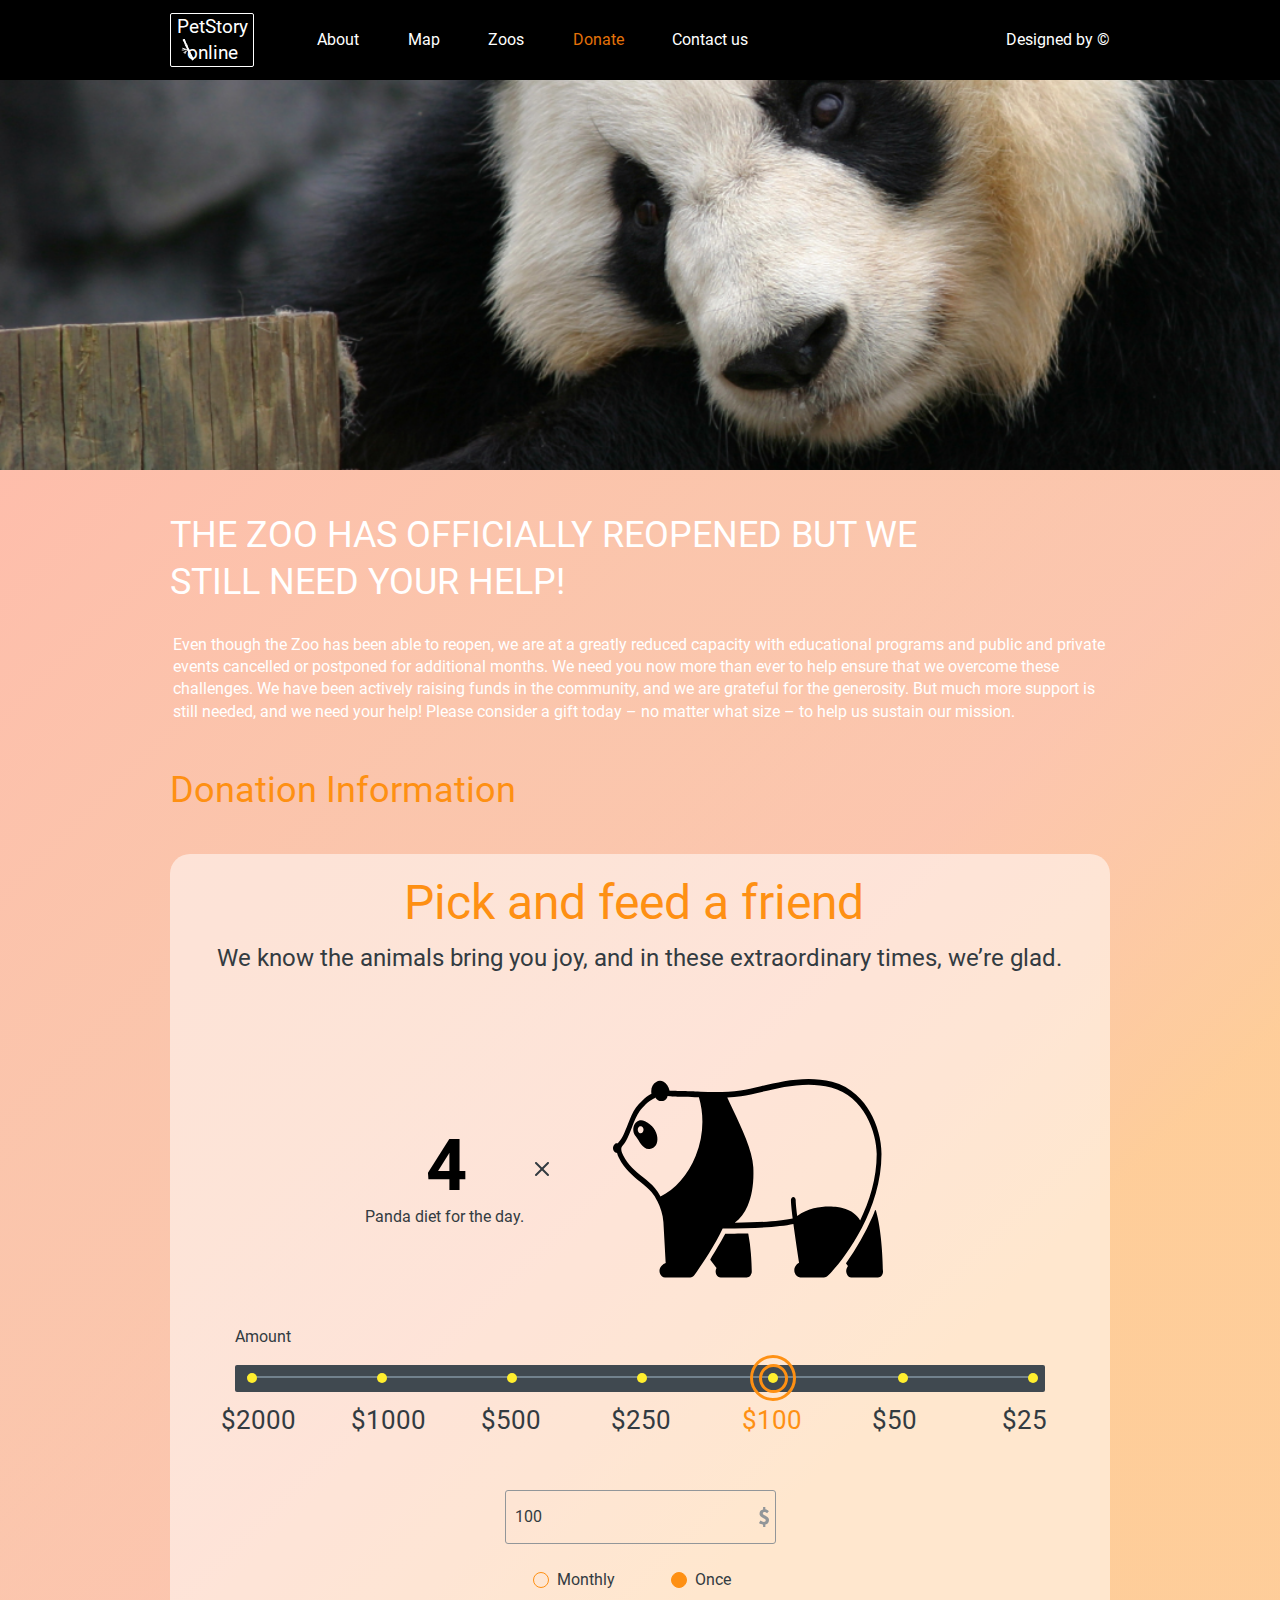
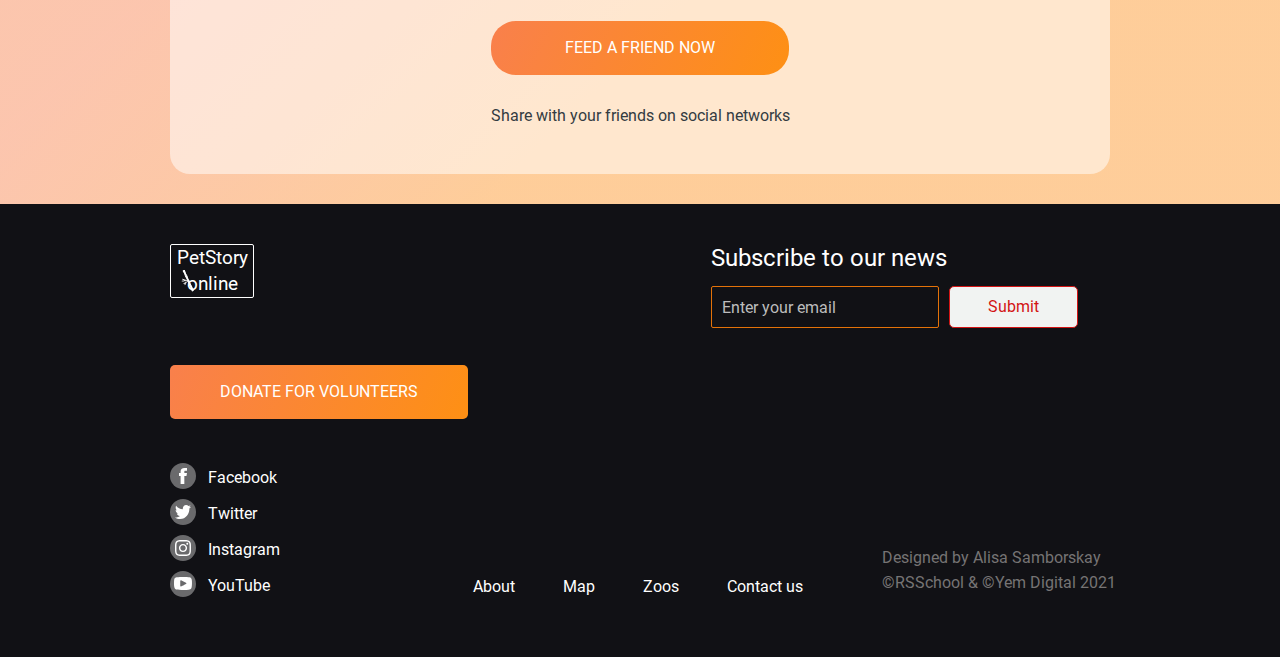
<file: online-zoo/pages/donate/index.html>
<!DOCTYPE html>
 
<html lang="en">
<head>
  <meta charset="utf-8">
  <meta name="viewport" content="width=device-width, initial-scale=1">
  <title>Donate</title> 
  <link rel="stylesheet" href="normalize.css">
  <link rel="stylesheet" href="style.css">
</head>
 
<body>
	<div class="blurred-background">
	</div>
	<header class="header">
		<div class="header__container">
			<h1 class="header__h1">PetStory online</h1>
			<div class="header__logo">
				<a class='logo' href="index.html">PetStory<br><div class="logo__positioner"><img class="logo__positioned" src="../../assets/icons/logo/bamboo.svg">online</div></a>
			</div>
			<div class="header__wrapper">
				<div class="header__burger-menu">
					<nav class="header__nav nav">
						<ul class="nav__list">
							<li class="nav__elem"><a class="nav__link" href="../main/index.html">About</a></li>
							<li class="nav__elem"><a class="nav__link" href="#">Map</a></li>
							<li class="nav__elem"><a class="nav__link" href="#">Zoos</a></li>
							<li class="nav__elem"><a class="nav__link nav__link--active">Donate</a></li>
							<li class="nav__elem"><a class="nav__link" href="#">Contact us</a></li>
							<li class="nav__elem nav__copyright"><a class="nav__link" href="https://www.figma.com/file/jfEFwkXVj1WRq7sUHDr8os/PetStory-online">Designed by &#169;</a></li>
						</ul>
					</nav>
				</div>
				<div class="header__copyright">
					<a class="header__copyright-link" href="https://www.figma.com/file/jfEFwkXVj1WRq7sUHDr8os/PetStory-online">Designed by &#169;</a>
				</div>
				<button class="header__burger-btn" type="button"><div class="header__burger-btn-img"></div></button>
			</div>
		</div>
	</header>

	<section class="donate-section-1">
	</section>
	<section class="donate-section-2">
		<div class="donate-section-2__container">
			<div class="donate-pickNfeed">
				<h2 class="donate-pickNfeed__h-1">THE ZOO HAS OFFICIALLY REOPENED BUT WE STILL NEED YOUR HELP!</h2>
				<p class="donate-pickNfeed__p-1">Even though the Zoo has been able to reopen, we are at a greatly reduced capacity with educational programs and public and private events cancelled or <br> postponed for additional months. We need you now more than ever to help ensure that we overcome these challenges. We have been actively raising funds in the community, and we are grateful for the generosity.  But much more support is still needed, and we need your help! Please consider a gift today – no matter what size – to help us sustain our mission.</p>
			</div>
			<h2 class="donate-pickNfeed__h-2">Donation Information</h2>
			<div class="donate-pickNfeed__donation-block donation-block">
				<div class="donation-block__container">
					<h2 class="donation-block__h-1">Pick and feed a friend </h2>
					<p class="donation-block__p-1">We know the animals bring you joy, and in these extraordinary times, we’re glad.</p>
					<div class="donation-block__demo">
						<div class="donation-block__demo-block1">
							<div class="donation-block__demo-number">4</div>
							<img class="donation-block__demo-X" src="../../assets/icons/animals/x_icon.svg">
							<div class="donation-block__demo-caption">Panda diet for the day.</div>
						</div>
						<div class="donation-block__demo-block2 donation-block__demo-block2--panda"></div>
					</div>
					<div class="donation-block__p-2">Amount</div>
					<form class="donation-block__form" action="" method="post">
						<div class="donation-block__form-amount-line">
							<div class="donation-block__form-amount-line-internal">

								<label class="donation-block__checkbox-label donation-block__5000">
									<input class="donation-block__checkbox" type="radio" name="amount" value="5000">
									<span class="donation-block__checkmark"></span><br>
									<span class="donation-block__label-text">$5000</span>
								</label>
								
								<label class="donation-block__checkbox-label donation-block__2000">
									<input class="donation-block__checkbox" type="radio" name="amount" value="2000">
									<span class="donation-block__checkmark"></span><br>
									<span class="donation-block__label-text">$2000</span>
								</label>
								
								<label class="donation-block__checkbox-label donation-block__1000">
									<input class="donation-block__checkbox" type="radio" name="amount" value="1000">
									<span class="donation-block__checkmark"></span><br>
									<span class="donation-block__label-text">$1000</span>
								</label>
								
								<label class="donation-block__checkbox-label donation-block__500">
									<input class="donation-block__checkbox" type="radio" name="amount" value="500">
									<span class="donation-block__checkmark"></span><br>
									<span class="donation-block__label-text">$500</span>
								</label>
								
								<label class="donation-block__checkbox-label donation-block__250">
									<input class="donation-block__checkbox" type="radio" name="amount" value="250">
									<span class="donation-block__checkmark"></span><br>
									<span class="donation-block__label-text">$250</span>
								</label>
								
								<label class="donation-block__checkbox-label donation-block__100">
									<input class="donation-block__checkbox" checked="checked"  type="radio" name="amount" value="100">
									<span class="donation-block__checkmark"></span><br>
									<span class="donation-block__label-text">$100</span>
								</label>
								
								<label class="donation-block__checkbox-label donation-block__50">
									<input class="donation-block__checkbox" type="radio" name="amount" value="50">
									<span class="donation-block__checkmark"></span><br>
									<span class="donation-block__label-text">$50</span>
								</label>

								<label class="donation-block__checkbox-label donation-block__25">
									<input class="donation-block__checkbox" type="radio" name="amount" value="25">
									<span class="donation-block__checkmark"></span><br>
									<span class="donation-block__label-text">$25</span>
								</label>								
							</div>
						</div>
							
						</div>
						<input class="donation-block__number" required placeholder="Another amount" type="number" value="100" min="0" max="9999">
						
						<fieldset class="donation-block__radios">
							<label class="donation-block__monthly-label">
								<input class="donation-block__monthly-input" type="radio" name="monthly-or-one" value="monthly">
								<span class="donation-block__monthly-checkmark"></span>
								Monthly
							</label>
							<label class="donation-block__once-label">
								<input class="donation-block__once-input" checked="checked" type="radio" name="monthly-or-one" name="times" value="once">
								<span class="donation-block__once-checkmark"></span>
								Once
							</label>
						</fieldset>
						<button class="donation-block__submit round-btn" type="submit">Feed a friend now</button>
					</form>
					<p class="donation-block__p-3">Share with your friends on social networks </p>
				</div>
			</div>
		</div>
	</section>

	<footer class="footer">
		<div class="footer__container">
			<div class="footer__logo">
				<a class='logo2' href="index.html"><div class="logo2__petstory">PetStory </div><div class="logo2__positioner"><img class="logo2__positioned" src="../../assets/icons/logo/bamboo.svg">online</div></a>
			</div>
			<a class="footer__btn sqr-btn" href="../donate/index.html">donate for volunteers</a>
			<div class="footer__socials">
				<a class="footer__socials-item" href="https://www.facebook.com"><svg width="26" height="26" viewBox="0 0 26 26" fill="none" xmlns="http://www.w3.org/2000/svg">
<circle cx="13" cy="13" r="13" fill="#C4C4C4" fill-opacity="0.5"/>
<path fill-rule="evenodd" clip-rule="evenodd" d="M17 7.75008H15.4C14.2983 7.75008 14.3334 8.14316 14.3334 8.8619V9.99991H17L16.4666 13H14.3334V21H10.6V13H9V9.99991H10.6V8.58692C10.6 6.33782 11.7974 5 14.6268 5H17V7.75008Z" fill="white"/>
</svg><span>Facebook</span></a>
				<a class="footer__socials-item" href="https://twitter.com"><svg width="26" height="26" viewBox="0 0 26 26" fill="none" xmlns="http://www.w3.org/2000/svg">
<circle cx="13" cy="13" r="13" fill="#C4C4C4" fill-opacity="0.5"/>
<path fill-rule="evenodd" clip-rule="evenodd" d="M21 7.65713C20.4114 7.93821 19.7787 8.12837 19.1147 8.21377C19.7923 7.77623 20.313 7.08372 20.5579 6.25827C19.9237 6.6633 19.2211 6.95752 18.4734 7.11604C17.8747 6.42906 17.0216 6 16.0774 6C14.2646 6 12.7949 7.58227 12.7949 9.53414C12.7949 9.81108 12.8238 10.0809 12.8798 10.3397C10.1517 10.1923 7.73296 8.7851 6.11392 6.6467C5.83136 7.16877 5.66944 7.77589 5.66944 8.42363C5.66944 9.64979 6.24896 10.7316 7.12976 11.3655C6.59168 11.347 6.08544 11.1882 5.64304 10.9235C5.64272 10.938 5.64272 10.9529 5.64272 10.9677C5.64272 12.6802 6.77424 14.1086 8.27584 14.4334C8.00048 14.5142 7.7104 14.5576 7.41104 14.5576C7.19952 14.5576 6.99392 14.5353 6.79344 14.4939C7.2112 15.898 8.42336 16.92 9.85984 16.9485C8.73648 17.8964 7.32096 18.4615 5.78304 18.4615C5.51808 18.4615 5.2568 18.4447 5 18.412C6.45264 19.4148 8.17824 20 10.0318 20C16.0698 20 19.3715 14.6144 19.3715 9.94401C19.3715 9.79068 19.3683 9.63821 19.3621 9.4866C20.0035 8.98839 20.56 8.36589 21 7.65713" fill="white"/>
</svg><span>Twitter</span></a>
				<a class="footer__socials-item" href="https://www.instagram.com"><svg width="26" height="26" viewBox="0 0 26 26" fill="none" xmlns="http://www.w3.org/2000/svg">
<circle cx="13" cy="13" r="13" fill="#C4C4C4" fill-opacity="0.5"/>
<path fill-rule="evenodd" clip-rule="evenodd" d="M9.70172 5.04829C8.8501 5.087 8.26863 5.22215 7.75974 5.42002C7.23357 5.62431 6.78768 5.89803 6.34294 6.34276C5.89791 6.78749 5.62447 7.23351 5.42017 7.75967C5.2223 8.26869 5.08701 8.85014 5.04829 9.7016C5.00929 10.5549 5 10.8272 5 13C5 15.1728 5.00929 15.4449 5.04829 16.2984C5.08701 17.1499 5.2223 17.7313 5.42017 18.24C5.62447 18.7662 5.89791 19.2125 6.34294 19.6571C6.78768 20.102 7.23357 20.3754 7.75974 20.58C8.26863 20.7779 8.8501 20.913 9.70172 20.9517C10.5551 20.9907 10.8274 21 13.0001 21C15.1729 21 15.4452 20.9907 16.2986 20.9517C17.15 20.913 17.7315 20.7779 18.2407 20.58C18.7664 20.3754 19.2127 20.102 19.6575 19.6571C20.1022 19.2125 20.3755 18.7662 20.5801 18.24C20.7778 17.7313 20.9133 17.1499 20.952 16.2984C20.991 15.4449 21 15.1728 21 13C21 10.8272 20.991 10.5549 20.952 9.7016C20.9133 8.85014 20.7778 8.26869 20.5801 7.75967C20.3755 7.23351 20.1022 6.78749 19.6575 6.34276C19.2127 5.89803 18.7664 5.62431 18.2407 5.42002C17.7315 5.22215 17.15 5.087 16.2986 5.04829C15.4452 5.00943 15.1729 5 13.0001 5C10.8274 5 10.5551 5.00943 9.70172 5.04829ZM9.76747 19.5116C8.98742 19.4761 8.56382 19.3461 8.28209 19.2364C7.9085 19.091 7.6422 18.9177 7.36218 18.6378C7.08216 18.358 6.90886 18.0915 6.76357 17.7181C6.65399 17.4362 6.52384 17.0126 6.48812 16.2326C6.44969 15.389 6.44141 15.1359 6.44141 12.9999C6.44141 10.8637 6.44969 10.6108 6.48812 9.76709C6.52384 8.9872 6.65399 8.56362 6.76357 8.28175C6.90886 7.90831 7.08216 7.64173 7.36218 7.36186C7.6422 7.08199 7.9085 6.90841 8.28209 6.76355C8.56382 6.65398 8.98742 6.52369 9.76747 6.48797C10.611 6.44954 10.8641 6.4414 13.0001 6.4414C15.1361 6.4414 15.3891 6.44954 16.233 6.48797C17.0128 6.52369 17.4364 6.65398 17.7184 6.76355C18.0918 6.90841 18.3583 7.08199 18.6382 7.36186C18.9182 7.64173 19.0913 7.90831 19.2366 8.28175C19.3462 8.56362 19.4765 8.9872 19.5122 9.76709C19.5507 10.6108 19.5585 10.8637 19.5585 12.9999C19.5585 15.1359 19.5507 15.389 19.5122 16.2326C19.4765 17.0126 19.3462 17.4362 19.2366 17.7181C19.0913 18.0915 18.9182 18.358 18.6382 18.6378C18.3583 18.9177 18.0918 19.091 17.7184 19.2364C17.4364 19.3461 17.0128 19.4761 16.233 19.5116C15.3894 19.5503 15.1364 19.5583 13.0001 19.5583C10.8641 19.5583 10.611 19.5503 9.76747 19.5116ZM16.3105 8.72943C16.3105 9.25945 16.7403 9.68947 17.2706 9.68947C17.8008 9.68947 18.2305 9.25945 18.2305 8.72943C18.2305 8.19913 17.8008 7.76954 17.2706 7.76954C16.7403 7.76954 16.3105 8.19913 16.3105 8.72943ZM8.8916 13.0002C8.8916 15.2691 10.731 17.1082 12.9999 17.1082C15.2689 17.1082 17.108 15.2691 17.108 13.0002C17.108 10.7312 15.2689 8.89203 12.9999 8.89203C10.731 8.89203 8.8916 10.7312 8.8916 13.0002ZM10.334 13.0001C10.334 11.5273 11.5278 10.3334 13.0006 10.3334C14.4734 10.3334 15.6673 11.5273 15.6673 13.0001C15.6673 14.473 14.4734 15.6668 13.0006 15.6668C11.5278 15.6668 10.334 14.473 10.334 13.0001Z" fill="white"/>
</svg><span>Instagram</span></a>
				<a class="footer__socials-item" href="https://www.youtube.com "><svg width="26" height="26" viewBox="0 0 26 26" fill="none" xmlns="http://www.w3.org/2000/svg">
<circle cx="13" cy="13" r="13" fill="#C4C4C4" fill-opacity="0.5"/>
<path fill-rule="evenodd" clip-rule="evenodd" d="M16.0062 11.7728L11.4938 9.51719C11.4938 9.51719 10.2404 8.94726 10.2404 10.0186V15.031C10.2404 15.031 10.2636 15.7955 11.4938 15.2815C12.3498 14.9237 16.0062 13.0258 16.0062 13.0258C16.0062 13.0258 16.9391 12.4282 16.0062 11.7728ZM21.5213 16.7852C20.9624 18.3749 19.7669 18.5797 18.7637 18.7901C17.2852 19.1002 7.77237 19.0612 6.22922 18.5394C5.26706 18.2141 4.67503 18.0741 4.22386 15.7827C3.93499 14.3165 3.91592 10.003 4.22386 8.51494C4.52204 7.07408 5.27096 6.39753 6.73067 6.25928C10.6515 5.88785 17.205 5.94029 19.265 6.25928C21.1748 6.55486 21.5739 7.69385 21.772 8.76545C22.0927 10.5004 22.1304 15.0524 21.5213 16.7852Z" fill="white"/>
</svg><span>YouTube</span></a>
			</div>
			<nav class="footer__nav">
				<ul class="footer__nav-list">
					<li class="footer__nav-elem"><a class="footer__nav-link" href="../main/index.html">About</a></li>
					<li class="footer__nav-elem"><a class="footer__nav-link" href="#">Map</a></li>
					<li class="footer__nav-elem"><a class="footer__nav-link" href="#">Zoos</a></li>
					<li class="footer__nav-elem"><a class="footer__nav-link" href="#">Contact us</a></li>
				</ul>
			</nav>
			<a class="footer__link" href="https://www.figma.com/file/jfEFwkXVj1WRq7sUHDr8os/PetStory-online">
				<div class="footer__link-line1">Designed by Alisa Samborskay</div>
				<div class="footer__link-lline2">&#169;RSSchool & &#169;Yem Digital 2021</div>
				</a>
			<form class="footer__subscription" action="" method="post">
				<div class="footer__subscription-text">Subscribe to our news</div>
				<input class="footer__subscription-email" placeholder="Enter your email" type="email" size="30" required>
				<button class="footer__subscription-submit" type="submit">Submit</button>
			</form>
		</div>
	</footer>

  <script src="../../assets/scripts/burger-menu.js"></script>
  <script src="../../assets/scripts/amount.js"></script>
</body>
</html>
</file>
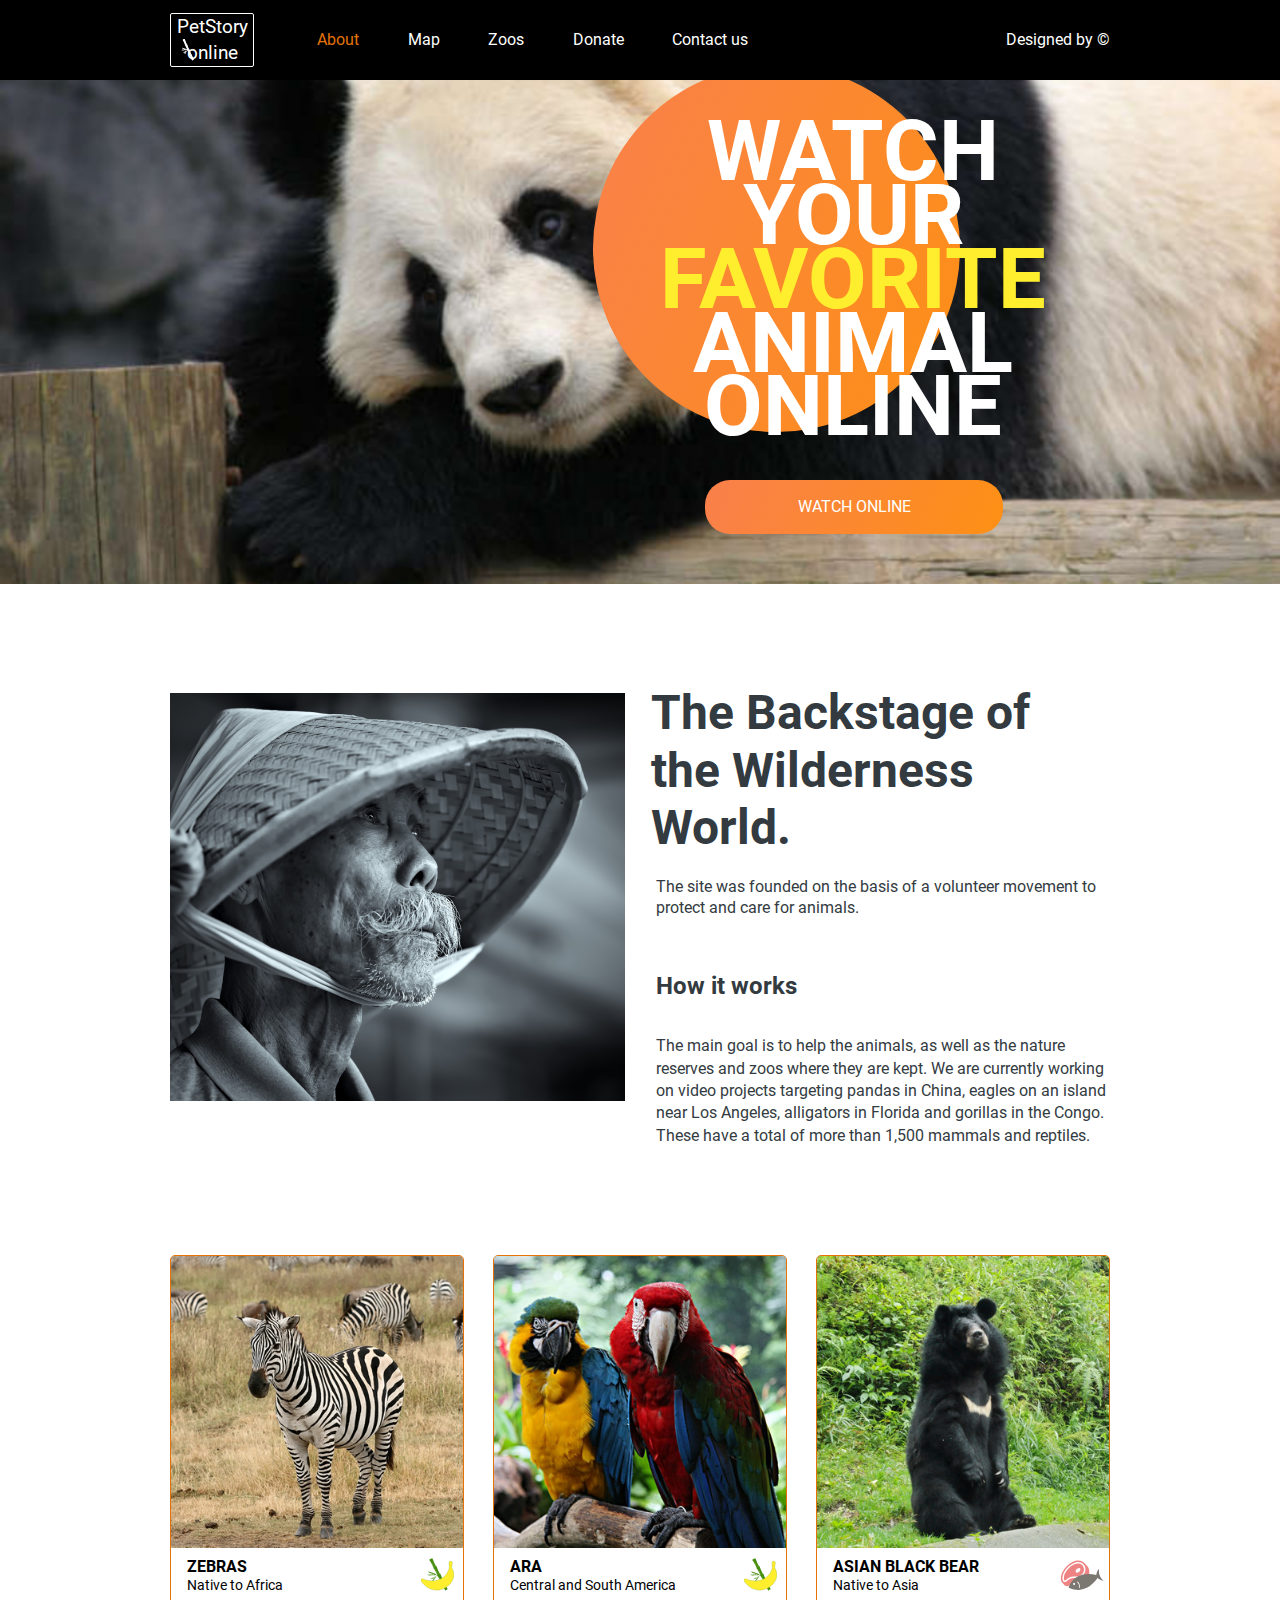
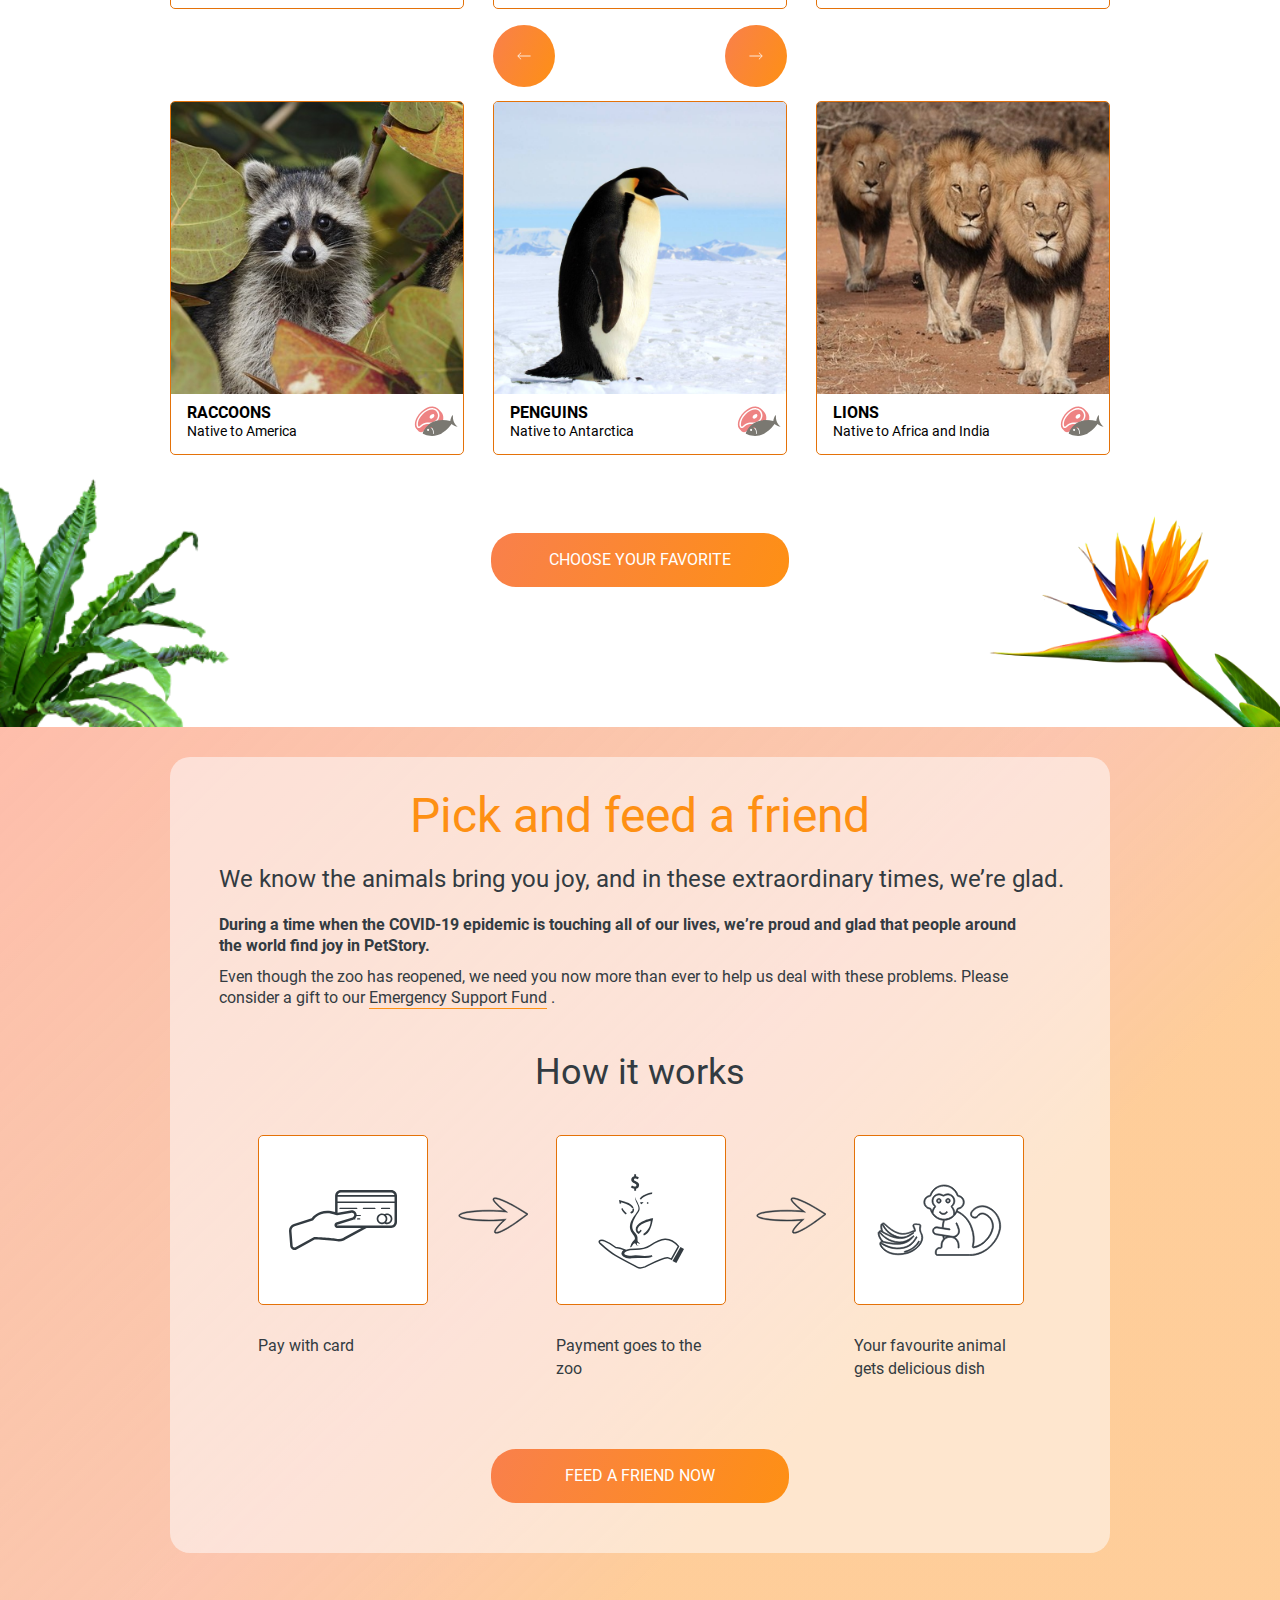
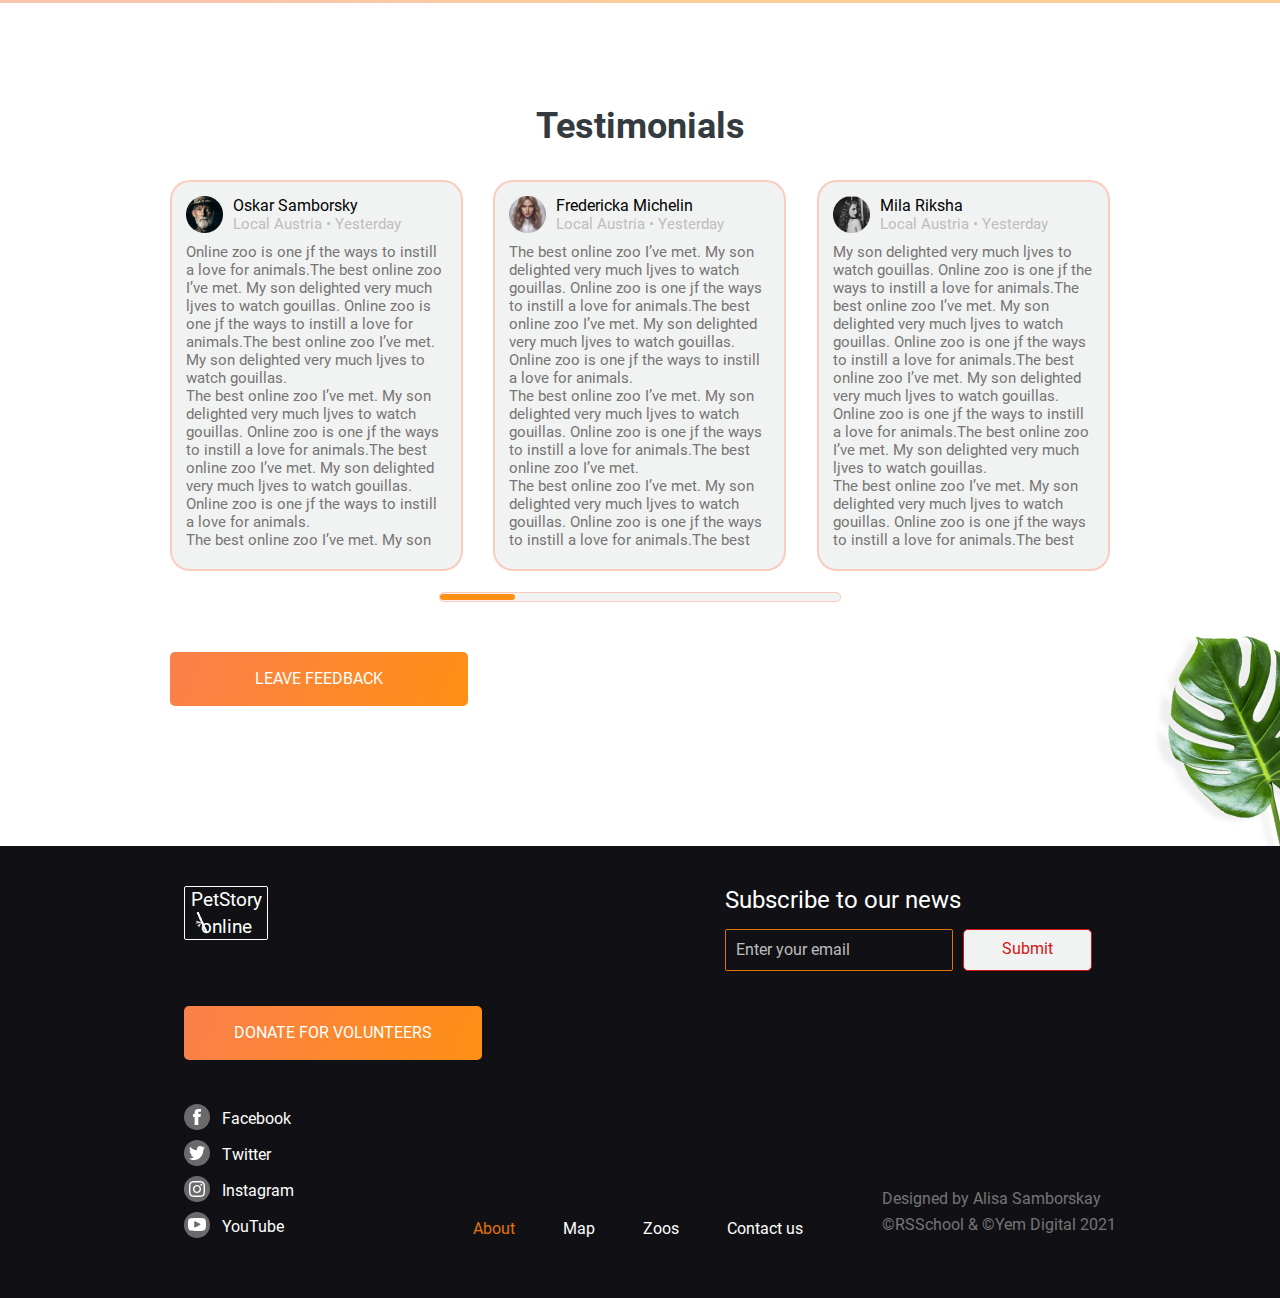
<file: online-zoo/pages/main/index.html>
<!DOCTYPE html>
 
<html lang="en">
<head>
  <meta charset="utf-8">
  <meta name="viewport" content="width=device-width, initial-scale=1">
  <title>About</title>
  <link rel="stylesheet" href="normalize.css">
  <link rel="stylesheet" href="style.css">
</head>
 
<body>
	<div class="blurred-background">
	</div>
	<div class="blurred-background-popup">
	</div>
	<header class="header">
		<div class="header__container">
			<h1 class="header__h1">PetStory online</h1>
			<div class="header__logo">
				<a class='logo' href="index.html">PetStory<br><div class="logo__positioner"><img class="logo__positioned" src="../../assets/icons/logo/bamboo.svg">online</div></a>
			</div>
			<div class="header__wrapper">
				<div class="header__burger-menu">
					<nav class="header__nav nav">
						<ul class="nav__list">
							<li class="nav__elem"><a class="nav__link nav__link--active">About</a></li>
							<li class="nav__elem"><a class="nav__link" href="#">Map</a></li>
							<li class="nav__elem"><a class="nav__link" href="#">Zoos</a></li>
							<li class="nav__elem"><a class="nav__link" href="../donate/index.html">Donate</a></li>
							<li class="nav__elem"><a class="nav__link" href="#">Contact us</a></li>
							<li class="nav__elem nav__copyright"><a class="nav__link" href="https://www.figma.com/file/jfEFwkXVj1WRq7sUHDr8os/PetStory-online">Designed by &#169;</a></li>
						</ul>
					</nav>
				</div>
				<div class="header__copyright">
					<a class="header__copyright-link" href="https://www.figma.com/file/jfEFwkXVj1WRq7sUHDr8os/PetStory-online">Designed by &#169;</a>
				</div>
				<button class="header__burger-btn" type="button"><div class="header__burger-btn-img"></div></button>
			</div>
		</div>
	</header>
	<section class="section-1">
		<div class="section-1__container">>
			<div class="favorite">
				<div class="favorite__big-circle">
					<p class="favorite__content">Watch your <span class="favorite__highlight">favorite</span> animal online</p>
					<a class="favorite__btn round-btn" href="#">Watch online</a>
				</div>
			</div>
		</div>
	</section>
	<section class="section-2">
		<div class="section-2__container">
			<article class="section-2__backstage backstage">
				<a class="round-btn backstage__btn" href="#">Watch online</a>
				<picture class="backstage__img">
					<source  class="backstage__img" srcset="../../assets/images/sec-2/backstage/bamboo-cap-small-desk.png" media="(max-width: 1599px)">
					<img  class="backstage__img" src="../../assets/images/sec-2/backstage/bamboo-cap.png">
				</picture>
				
				<div class="backstage__cap">
					<h2 class="backstage__h-1">The Backstage of the Wilderness World.</h2>
					<p class="backstage__p-1">The site was founded on the basis of a volunteer movement to protect and care for animals.</p>
					<h4 class="backstage__h-2">How it works</h4>
					<p  class="backstage__p-2">The main goal is to help the animals, as well as the nature reserves and zoos where they are kept. We are currently working on video projects targeting pandas in China, eagles on an island near Los Angeles, alligators in Florida and gorillas in the Congo. These have a total of more than 1,500 mammals and reptiles.</p>
				</div>
			</article>
			<div class="animals-card section-2__animals-card">
				<div class="animals-card__container">
					<div class="animals-card__line-1">
						<div class="animals-card__line-1-sec-1">
							<div class="card animals-card__item-1 temp-hidden">
							    <img class="card__img" src="../../assets/images/sec-2/animals_cards/pandas.png">
							    <div class="card__text card__text--herbivorous"><span class="card__name">giant Pandas</span><br><span class="card__cap">Native to Southwest China</span></div>
							</div>
							<div class="card animals-card__item-2">
							    <img class="card__img" src="../../assets/images/sec-2/animals_cards/eagles.png">
							    <div class="card__text card__text--carnivorous"><span class="card__name">eagles</span><br><span class="card__cap">Native to South America</span></div>
							</div>
							<div class="card animals-card__item-3">
							    <img class="card__img" src="../../assets/images/sec-2/animals_cards/gorillas.png">
							    <div class="card__text card__text--herbivorous"><span class="card__name">gorillas</span><br><span class="card__cap">Native to Congo</span></div>
							</div>
						</div>
						<div class="animals-card__line-1-sec-2">
							<div class="card animals-card__item-4 temp-hidden">
							    <img class="card__img" src="../../assets/images/sec-2/animals_cards/pandas.png">
							    <div class="card__text card__text--herbivorous"><span class="card__name">giant Pandas</span><br><span class="card__cap">Native to Southwest China</span></div>
							</div>
							<div class="card animals-card__item-5">
							    <img class="card__img" src="../../assets/images/sec-2/animals_cards/eagles.png">
							    <div class="card__text card__text--carnivorous"><span class="card__name">eagles</span><br><span class="card__cap">Native to South America</span></div>
							</div>
							<div class="card animals-card__item-6">
							    <img class="card__img" src="../../assets/images/sec-2/animals_cards/gorillas.png">
							    <div class="card__text card__text--herbivorous"><span class="card__name">gorillas</span><br><span class="card__cap">Native to Congo</span></div>
							</div>
						</div>
						<div class="animals-card__line-1-sec-3">
							<div class="card animals-card__item-7 temp-hidden">
							    <img class="card__img" src="../../assets/images/sec-2/animals_cards/pandas.png">
							    <div class="card__text card__text--herbivorous"><span class="card__name">giant Pandas</span><br><span class="card__cap">Native to Southwest China</span></div>
							</div>
							<div class="card animals-card__item-8">
							    <img class="card__img" src="../../assets/images/sec-2/animals_cards/eagles.png">
							    <div class="card__text card__text--carnivorous"><span class="card__name">eagles</span><br><span class="card__cap">Native to South America</span></div>
							</div>
							<div class="card animals-card__item-9">
							    <img class="card__img" src="../../assets/images/sec-2/animals_cards/gorillas.png">
							    <div class="card__text card__text--herbivorous"><span class="card__name">gorillas</span><br><span class="card__cap">Native to Congo</span></div>
							</div>
						</div>
					</div>
					<div class="animals-card__line-2">
						<div class="animals-card__line-2-sec-1">
							<div class="card animals-card__item-10 temp-hidden">
							    <img class="card__img" src="../../assets/images/sec-2/animals_cards/2-toed-sloth.png">
							    <div class="card__text card__text--herbivorous"><span class="card__name">Two-toed Sloth</span><br><span class="card__cap">Mesoamerica, South America</span></div>
							</div>
							<div class="card animals-card__item-11">
							    <img class="card__img" src="../../assets/images/sec-2/animals_cards/cheetash.png">
							    <div class="card__text card__text--carnivorous"><span class="card__name">cheetahs</span><br><span class="card__cap">Native to Africa</span></div>
							</div>
							<div class="card animals-card__item-12">
							    <img class="card__img" src="../../assets/images/sec-2/animals_cards/penguins.png">
							    <div class="card__text card__text--carnivorous"><span class="card__name">Penguins</span><br><span class="card__cap">Native to Antarctica</span></div>
							</div>
						</div>
						<div class="animals-card__line-2-sec-2">
							<div class="card animals-card__item-13 temp-hidden">
							    <img class="card__img" src="../../assets/images/sec-2/animals_cards/2-toed-sloth.png">
							    <div class="card__text card__text--herbivorous"><span class="card__name">Two-toed Sloth</span><br><span class="card__cap">Mesoamerica, South America</span></div>
							</div>
							<div class="card animals-card__item-14">
							    <img class="card__img" src="../../assets/images/sec-2/animals_cards/cheetash.png">
							    <div class="card__text card__text--carnivorous"><span class="card__name">cheetahs</span><br><span class="card__cap">Native to Africa</span></div>
							</div>
							<div class="card animals-card__item-15">
							    <img class="card__img" src="../../assets/images/sec-2/animals_cards/penguins.png">
							    <div class="card__text card__text--carnivorous"><span class="card__name">Penguins</span><br><span class="card__cap">Native to Antarctica</span></div>
							</div>
						</div>
						<div class="animals-card__line-2-sec-3">
							<div class="card animals-card__item-16 temp-hidden">
							    <img class="card__img" src="../../assets/images/sec-2/animals_cards/2-toed-sloth.png">
							    <div class="card__text card__text--herbivorous"><span class="card__name">Two-toed Sloth</span><br><span class="card__cap">Mesoamerica, South America</span></div>
							</div>
							<div class="card animals-card__item-17">
							    <img class="card__img" src="../../assets/images/sec-2/animals_cards/cheetash.png">
							    <div class="card__text card__text--carnivorous"><span class="card__name">cheetahs</span><br><span class="card__cap">Native to Africa</span></div>
							</div>
							<div class="card animals-card__item-18">
							    <img class="card__img" src="../../assets/images/sec-2/animals_cards/penguins.png">
							    <div class="card__text card__text--carnivorous"><span class="card__name">Penguins</span><br><span class="card__cap">Native to Antarctica</span></div>
							</div>
						</div>
					</div>
				</div>
				<button class="arrow-btn-next animals-card__arrow-btn-next" type="button"><img class="arrow-btn-next__img" src="../../assets/icons/buttons/arrow.svg"></button>
				<button class="arrow-btn-prev animals-card__arrow-btn-prev" type="button"><img class="arrow-btn-prev__img" src="../../assets/icons/buttons/arrow.svg"></button>
				<a class="animals-card__btn round-btn" href="#">choose your favorite</a>
			</div>
		</div>
	</section>
	<section class="section-3">
		<div class="section-3__container">
			<article class="pickNfeed">
				<h2 class="pickNfeed__h-1">
					Pick and feed a friend
				</h2>
				<p class="pickNfeed__p-1">
					We know the animals bring you joy, and in these extraordinary times, we’re glad.
				</p>
				<p class="pickNfeed__p-2">
					During a time when the COVID-19 epidemic is touching all of our lives, we’re proud and glad that people around the world find joy in PetStory.
				</p>
				<p class="pickNfeed__p-3">
					Even though the zoo has reopened, we need you now more than ever to help us deal with these problems. Please consider a gift to our <a class="link" href="../donate/index.html">Emergency Support Fund</a> .
				</p>
				<h3 class="pickNfeed__h-2">
					How it works
				</h3>
				<div class="pickNfeed__ilustrations">
					<div class="pickNfeed__ilustration-1">
						<div class="pickNfeed__img-1"><img src="../../assets/icons/pick&feed/pay.svg"></div>
						<span>Pay with card</span>
					</div>
					<div class="pickNfeed__ilustration-2">
						<div class="pickNfeed__img-2"><img src="../../assets/icons/pick&feed/zoo.svg"></div>
						<span>Payment goes to the zoo</span>
					</div>
					<div class="pickNfeed__ilustration-3">
						<div class="pickNfeed__img-3"><img src="../../assets/icons/pick&feed/monkey.svg"></div>
						<span>Your favourite animal gets delicious dish</span>
					</div>
				</div>
				<a class="pickNfeed__btn round-btn" href="../donate/index.html">Feed a friend now</a>
			</article>
		</div>
	</section>
	<section class="section-4">
		<div class="section-4__container">
			<div class="testimonials">
				<h2 class="testimonials__h">Testimonials</h2>
				<div class="testimonials__wrapper">
					<div class="testimonials__comments comments">
						<div class="comments__comment">
							<div class="comments__container">
								<div class="comments__user-info">
									<img class="comments__userpic" src="../../assets/images/sec-4/comments/userpic2.png">
									<div class="comments__about">
										<div class="comments__user-name">Oskar Samborsky</div>
										<div class="comments__post-info">
											Local Austria • Yesterday
										</div>
									</div>
								</div>
								<div class="comments__content">
									Online zoo is one jf the ways to instill a love for animals.The best online zoo I’ve met. My son delighted very much ljves to watch gouillas. Online zoo is one jf the ways to instill a love for animals.The best online zoo I’ve met. My son delighted very much ljves to watch gouillas.<br>The best online zoo I’ve met. My son delighted very much ljves to watch gouillas. Online zoo is one jf the ways to instill a love for animals.The best online zoo I’ve met. My son delighted very much ljves to watch gouillas. Online zoo is one jf the ways to instill a love for animals.<br>The best online zoo I’ve met. My son delighted very much ljves to watch gouillas. Online zoo is one jf the ways to instill a love for animals.The best online zoo I’ve met. My son delighted very much ljves to watch gouillas. Online zoo is one jf the ways to instill a love for animals.
								</div>
							</div>
						</div>
						<div class="comments__comment">
							<div class="comments__container">
								<div class="comments__user-info">
									<img class="comments__userpic" src="../../assets/images/sec-4/comments/userpic3.png">
									<div class="comments__about">
										<div class="comments__user-name">Fredericka Michelin</div>
										<div class="comments__post-info">
											Local Austria • Yesterday
										</div>
									</div>
								</div>
								<div class="comments__content">
									The best online zoo I’ve met. My son delighted very much ljves to watch gouillas. Online zoo is one jf the ways to instill a love for animals.The best online zoo I’ve met. My son delighted very much ljves to watch gouillas. Online zoo is one jf the ways to instill a love for animals.<br>The best online zoo I’ve met. My son delighted very much ljves to watch gouillas. Online zoo is one jf the ways to instill a love for animals.The best online zoo I’ve met.<br>The best online zoo I’ve met. My son delighted very much ljves to watch gouillas. Online zoo is one jf the ways to instill a love for animals.The best online zoo I’ve met. My son delighted very much ljves to watch gouillas. Online zoo is one jf the ways to instill a love for animals.
								</div>
							</div>
						</div>
						<div class="comments__comment">
							<div class="comments__container">
								<div class="comments__user-info">
									<img class="comments__userpic" src="../../assets/images/sec-4/comments/userpic4.png">
									<div class="comments__about">
										<div class="comments__user-name">Mila Riksha</div>
										<div class="comments__post-info">
											Local Austria • Yesterday
										</div>
									</div>
								</div>
								<div class="comments__content">
									My son delighted very much ljves to watch gouillas. Online zoo is one jf the ways to instill a love for animals.The best online zoo I’ve met. My son delighted very much ljves to watch gouillas. Online zoo is one jf the ways to instill a love for animals.The best online zoo I’ve met. My son delighted very much ljves to watch gouillas. Online zoo is one jf the ways to instill a love for animals.The best online zoo I’ve met. My son delighted very much ljves to watch gouillas.<br>The best online zoo I’ve met. My son delighted very much ljves to watch gouillas. Online zoo is one jf the ways to instill a love for animals.The best online zoo I’ve met. My son delighted very much ljves to watch gouillas. Online zoo is one jf the ways to instill a love for animals.
								</div>
							</div>
						</div>
						<div class="comments__comment">
							<div class="comments__container">
								<div class="comments__user-info">
									<img class="comments__userpic" src="../../assets/images/sec-4/comments/userpic1.png">
									<div class="comments__about">
										<div class="comments__user-name">Michael John</div>
										<div class="comments__post-info">
											Local Austria • Today
										</div>
									</div>
								</div>
								<div class="comments__content">
									The best online zoo I’ve met. My son delighted very much ljves to watch gouillas. Online zoo is one jf the ways to instill a love for animals.The best online zoo I’ve met. My son delighted very much ljves to watch gouillas. Online zoo is one jf the ways to instill a love for animals.<br>The best online zoo I’ve met. My son delighted very much ljves to watch gouillas. Online zoo is one jf the ways to instill a love for animals.The best online zoo I’ve met. My son delighted very much ljves to watch gouillas. Online zoo is one jf the ways to instill a love for animals.
								</div>
							</div>
						</div>
						<div class="comments__comment">
							<div class="comments__container">
								<div class="comments__user-info"> 
									<img class="comments__userpic" src="../../assets/images/sec-4/comments/userpic5.png">
									<div class="comments__about">
										<div class="comments__user-name">Bethany Hardy</div>
										<div class="comments__post-info">
											Local Austria • Yesterday
										</div>
									</div>
								</div>
								<div class="comments__content">
									Online zoo is one jf the ways to instill a love for animals.The best online zoo I’ve met. My son delighted very much ljves to watch gouillas. Online zoo is one jf the ways to instill a love for animals.The best online zoo I’ve met. My son delighted very much ljves to watch gouillas.<br>The best online zoo I’ve met. My son delighted very much ljves to watch gouillas. Online zoo is one jf the ways to instill a love for animals.The best online zoo I’ve met. My son delighted very much ljves to watch gouillas. Online zoo is one jf the ways to instill a love for animals.<br>The best online zoo I’ve met. My son delighted very much ljves to watch gouillas. Online zoo is one jf the ways to instill a love for animals.The best online zoo I’ve met. My son delighted very much ljves to watch gouillas. Online zoo is one jf the ways to instill a love for animals.
								</div>
							</div>
						</div>
						<div class="comments__comment">
							<div class="comments__container">
								<div class="comments__user-info">
									<img class="comments__userpic" src="../../assets/images/sec-4/comments/userpic6.png">
									<div class="comments__about">
										<div class="comments__user-name">Fraya Gregersen</div>
										<div class="comments__post-info">
											Local Austria • Today
										</div>
									</div>
								</div>
								<div class="comments__content">
									The best online zoo I’ve met. My son delighted very much ljves to watch gouillas. Online zoo is one jf the ways to instill a love for animals.The best online zoo I’ve met. My son delighted very much ljves to watch gouillas. Online zoo is one jf the ways to instill a love for animals.<br>The best online zoo I’ve met. My son delighted very much ljves to watch gouillas. Online zoo is one jf the ways to instill a love for animals.The best online zoo I’ve met.<br>The best online zoo I’ve met. My son delighted very much ljves to watch gouillas. Online zoo is one jf the ways to instill a love for animals.The best online zoo I’ve met. My son delighted very much ljves to watch gouillas. Online zoo is one jf the ways to instill a love for animals.
								</div>
							</div>
						</div>
						<div class="comments__comment">
							<div class="comments__container">
								<div class="comments__user-info">
									<img class="comments__userpic" src="../../assets/images/sec-4/comments/userpic7.png">
									<div class="comments__about">
										<div class="comments__user-name">Alberto Belmonte</div>
										<div class="comments__post-info">
											Local Austria • Yesterday
										</div>
									</div>
								</div>
								<div class="comments__content">
									My son delighted very much ljves to watch gouillas. Online zoo is one jf the ways to instill a love for animals.The best online zoo I’ve met. My son delighted very much ljves to watch gouillas. Online zoo is one jf the ways to instill a love for animals.The best online zoo I’ve met. My son delighted very much ljves to watch gouillas. Online zoo is one jf the ways to instill a love for animals.The best online zoo I’ve met. My son delighted very much ljves to watch gouillas.<br>The best online zoo I’ve met. My son delighted very much ljves to watch gouillas. Online zoo is one jf the ways to instill a love for animals.The best online zoo I’ve met. My son delighted very much ljves to watch gouillas. Online zoo is one jf the ways to instill a love for animals.
								</div>
							</div>
						</div>
						<div class="comments__comment">
							<div class="comments__container">
								<div class="comments__user-info">
									<img class="comments__userpic" src="../../assets/images/sec-4/comments/userpic8.png">
									<div class="comments__about">
										<div class="comments__user-name">Leif Sandberg</div>
										<div class="comments__post-info">
											Local Austria • Today
										</div>
									</div>
								</div>
								<div class="comments__content">
									The best online zoo I’ve met. My son delighted very much ljves to watch gouillas. Online zoo is one jf the ways to instill a love for animals.The best online zoo I’ve met. My son delighted very much ljves to watch gouillas. Online zoo is one jf the ways to instill a love for animals.<br>The best online zoo I’ve met. My son delighted very much ljves to watch gouillas. Online zoo is one jf the ways to instill a love for animals.The best online zoo I’ve met. My son delighted very much ljves to watch gouillas. Online zoo is one jf the ways to instill a love for animals.
								</div>
							</div>
						</div>
						<div class="comments__comment">
							<div class="comments__container">
								<div class="comments__user-info">
									<img class="comments__userpic" src="../../assets/images/sec-4/comments/userpic9.png">
									<div class="comments__about">
										<div class="comments__user-name">Sophie Ru</div>
										<div class="comments__post-info">
											Local Austria • Today
										</div>
									</div>
								</div>
								<div class="comments__content">
									Online zoo is one jf the ways to instill a love for animals.The best online zoo I’ve met. My son delighted very much ljves to watch gouillas. Online zoo is one jf the ways to instill a love for animals.The best online zoo I’ve met. My son delighted very much ljves to watch gouillas.<br>The best online zoo I’ve met. My son delighted very much ljves to watch gouillas. Online zoo is one jf the ways to instill a love for animals.The best online zoo I’ve met. My son delighted very much ljves to watch gouillas. Online zoo is one jf the ways to instill a love for animals.<br>The best online zoo I’ve met. My son delighted very much ljves to watch gouillas. Online zoo is one jf the ways to instill a love for animals.The best online zoo I’ve met. My son delighted very much ljves to watch gouillas. Online zoo is one jf the ways to instill a love for animals.
								</div>
							</div>
						</div>
						<div class="comments__comment">
							<div class="comments__container">
								<div class="comments__user-info">
									<img class="comments__userpic" src="../../assets/images/sec-4/comments/userpic10.png">
									<div class="comments__about">
										<div class="comments__user-name">Marion Harper</div>
										<div class="comments__post-info">
											Local Austria • Yesterday
										</div>
									</div>
								</div>
								<div class="comments__content">
									The best online zoo I’ve met. My son delighted very much ljves to watch gouillas. Online zoo is one jf the ways to instill a love for animals.The best online zoo I’ve met. My son delighted very much ljves to watch gouillas. Online zoo is one jf the ways to instill a love for animals.<br>The best online zoo I’ve met. My son delighted very much ljves to watch gouillas. Online zoo is one jf the ways to instill a love for animals.The best online zoo I’ve met.<br>The best online zoo I’ve met. My son delighted very much ljves to watch gouillas. Online zoo is one jf the ways to instill a love for animals.The best online zoo I’ve met. My son delighted very much ljves to watch gouillas. Online zoo is one jf the ways to instill a love for animals.
								</div>
							</div>
						</div>
						<div class="comments__comment">
							<div class="comments__container">
								<div class="comments__user-info">
									<img class="comments__userpic" src="../../assets/images/sec-4/comments/userpic11.png">
									<div class="comments__about">
										<div class="comments__user-name">Katrine Lauritsen</div>
										<div class="comments__post-info">
											Local Austria • Yesterday
										</div>
									</div>
								</div>
								<div class="comments__content">
									My son delighted very much ljves to watch gouillas. Online zoo is one jf the ways to instill a love for animals.The best online zoo I’ve met. My son delighted very much ljves to watch gouillas. Online zoo is one jf the ways to instill a love for animals.The best online zoo I’ve met. My son delighted very much ljves to watch gouillas. Online zoo is one jf the ways to instill a love for animals.The best online zoo I’ve met. My son delighted very much ljves to watch gouillas.<br>The best online zoo I’ve met. My son delighted very much ljves to watch gouillas. Online zoo is one jf the ways to instill a love for animals.The best online zoo I’ve met. My son delighted very much ljves to watch gouillas. Online zoo is one jf the ways to instill a love for animals.
								</div>
							</div>
						</div>
						<div class="comments__comment">
							<div class="comments__container">
								<div class="comments__user-info">
									<img class="comments__userpic" src="../../assets/images/sec-4/comments/userpic12.png">
									<div class="comments__about">
										<div class="comments__user-name">Benoit Chartier</div>
										<div class="comments__post-info">
											Local Austria • Yesterday
										</div>
									</div>
								</div>
								<div class="comments__content">
									The best online zoo I’ve met. My son delighted very much ljves to watch gouillas. Online zoo is one jf the ways to instill a love for animals.The best online zoo I’ve met. My son delighted very much ljves to watch gouillas. Online zoo is one jf the ways to instill a love for animals.<br>The best online zoo I’ve met. My son delighted very much ljves to watch gouillas. Online zoo is one jf the ways to instill a love for animals.The best online zoo I’ve met. My son delighted very much ljves to watch gouillas. Online zoo is one jf the ways to instill a love for animals.
								</div>
							</div>
						</div>
					</div>
				</div>
				<input class="testimonials__scrollbar" type="range" min="1" max="9" value="1" name="range" step="1"/>
			</div>
			<a class="sqr-btn testimonials__btn" href="#">leave feedback</a>
		</div>
	</section>
	<footer class="footer">
		<div class="footer__container">
			<div class="footer__logo">
				<a class='logo2' href="index.html"><div class="logo2__petstory">PetStory </div><div class="logo2__positioner"><img class="logo2__positioned" src="../../assets/icons/logo/bamboo.svg">online</div></a>
			</div>
			<a class="footer__btn sqr-btn" href="../donate/index.html">donate for volunteers</a>
			<div class="footer__socials">
				<a class="footer__socials-item" href="https://www.facebook.com"><svg width="26" height="26" viewBox="0 0 26 26" fill="none" xmlns="http://www.w3.org/2000/svg">
<circle cx="13" cy="13" r="13" fill="#C4C4C4" fill-opacity="0.5"/>
<path fill-rule="evenodd" clip-rule="evenodd" d="M17 7.75008H15.4C14.2983 7.75008 14.3334 8.14316 14.3334 8.8619V9.99991H17L16.4666 13H14.3334V21H10.6V13H9V9.99991H10.6V8.58692C10.6 6.33782 11.7974 5 14.6268 5H17V7.75008Z" fill="white"/>
</svg><span>Facebook</span></a>
				<a class="footer__socials-item" href="https://twitter.com"><svg width="26" height="26" viewBox="0 0 26 26" fill="none" xmlns="http://www.w3.org/2000/svg">
<circle cx="13" cy="13" r="13" fill="#C4C4C4" fill-opacity="0.5"/>
<path fill-rule="evenodd" clip-rule="evenodd" d="M21 7.65713C20.4114 7.93821 19.7787 8.12837 19.1147 8.21377C19.7923 7.77623 20.313 7.08372 20.5579 6.25827C19.9237 6.6633 19.2211 6.95752 18.4734 7.11604C17.8747 6.42906 17.0216 6 16.0774 6C14.2646 6 12.7949 7.58227 12.7949 9.53414C12.7949 9.81108 12.8238 10.0809 12.8798 10.3397C10.1517 10.1923 7.73296 8.7851 6.11392 6.6467C5.83136 7.16877 5.66944 7.77589 5.66944 8.42363C5.66944 9.64979 6.24896 10.7316 7.12976 11.3655C6.59168 11.347 6.08544 11.1882 5.64304 10.9235C5.64272 10.938 5.64272 10.9529 5.64272 10.9677C5.64272 12.6802 6.77424 14.1086 8.27584 14.4334C8.00048 14.5142 7.7104 14.5576 7.41104 14.5576C7.19952 14.5576 6.99392 14.5353 6.79344 14.4939C7.2112 15.898 8.42336 16.92 9.85984 16.9485C8.73648 17.8964 7.32096 18.4615 5.78304 18.4615C5.51808 18.4615 5.2568 18.4447 5 18.412C6.45264 19.4148 8.17824 20 10.0318 20C16.0698 20 19.3715 14.6144 19.3715 9.94401C19.3715 9.79068 19.3683 9.63821 19.3621 9.4866C20.0035 8.98839 20.56 8.36589 21 7.65713" fill="white"/>
</svg><span>Twitter</span></a>
				<a class="footer__socials-item" href="https://www.instagram.com"><svg width="26" height="26" viewBox="0 0 26 26" fill="none" xmlns="http://www.w3.org/2000/svg">
<circle cx="13" cy="13" r="13" fill="#C4C4C4" fill-opacity="0.5"/>
<path fill-rule="evenodd" clip-rule="evenodd" d="M9.70172 5.04829C8.8501 5.087 8.26863 5.22215 7.75974 5.42002C7.23357 5.62431 6.78768 5.89803 6.34294 6.34276C5.89791 6.78749 5.62447 7.23351 5.42017 7.75967C5.2223 8.26869 5.08701 8.85014 5.04829 9.7016C5.00929 10.5549 5 10.8272 5 13C5 15.1728 5.00929 15.4449 5.04829 16.2984C5.08701 17.1499 5.2223 17.7313 5.42017 18.24C5.62447 18.7662 5.89791 19.2125 6.34294 19.6571C6.78768 20.102 7.23357 20.3754 7.75974 20.58C8.26863 20.7779 8.8501 20.913 9.70172 20.9517C10.5551 20.9907 10.8274 21 13.0001 21C15.1729 21 15.4452 20.9907 16.2986 20.9517C17.15 20.913 17.7315 20.7779 18.2407 20.58C18.7664 20.3754 19.2127 20.102 19.6575 19.6571C20.1022 19.2125 20.3755 18.7662 20.5801 18.24C20.7778 17.7313 20.9133 17.1499 20.952 16.2984C20.991 15.4449 21 15.1728 21 13C21 10.8272 20.991 10.5549 20.952 9.7016C20.9133 8.85014 20.7778 8.26869 20.5801 7.75967C20.3755 7.23351 20.1022 6.78749 19.6575 6.34276C19.2127 5.89803 18.7664 5.62431 18.2407 5.42002C17.7315 5.22215 17.15 5.087 16.2986 5.04829C15.4452 5.00943 15.1729 5 13.0001 5C10.8274 5 10.5551 5.00943 9.70172 5.04829ZM9.76747 19.5116C8.98742 19.4761 8.56382 19.3461 8.28209 19.2364C7.9085 19.091 7.6422 18.9177 7.36218 18.6378C7.08216 18.358 6.90886 18.0915 6.76357 17.7181C6.65399 17.4362 6.52384 17.0126 6.48812 16.2326C6.44969 15.389 6.44141 15.1359 6.44141 12.9999C6.44141 10.8637 6.44969 10.6108 6.48812 9.76709C6.52384 8.9872 6.65399 8.56362 6.76357 8.28175C6.90886 7.90831 7.08216 7.64173 7.36218 7.36186C7.6422 7.08199 7.9085 6.90841 8.28209 6.76355C8.56382 6.65398 8.98742 6.52369 9.76747 6.48797C10.611 6.44954 10.8641 6.4414 13.0001 6.4414C15.1361 6.4414 15.3891 6.44954 16.233 6.48797C17.0128 6.52369 17.4364 6.65398 17.7184 6.76355C18.0918 6.90841 18.3583 7.08199 18.6382 7.36186C18.9182 7.64173 19.0913 7.90831 19.2366 8.28175C19.3462 8.56362 19.4765 8.9872 19.5122 9.76709C19.5507 10.6108 19.5585 10.8637 19.5585 12.9999C19.5585 15.1359 19.5507 15.389 19.5122 16.2326C19.4765 17.0126 19.3462 17.4362 19.2366 17.7181C19.0913 18.0915 18.9182 18.358 18.6382 18.6378C18.3583 18.9177 18.0918 19.091 17.7184 19.2364C17.4364 19.3461 17.0128 19.4761 16.233 19.5116C15.3894 19.5503 15.1364 19.5583 13.0001 19.5583C10.8641 19.5583 10.611 19.5503 9.76747 19.5116ZM16.3105 8.72943C16.3105 9.25945 16.7403 9.68947 17.2706 9.68947C17.8008 9.68947 18.2305 9.25945 18.2305 8.72943C18.2305 8.19913 17.8008 7.76954 17.2706 7.76954C16.7403 7.76954 16.3105 8.19913 16.3105 8.72943ZM8.8916 13.0002C8.8916 15.2691 10.731 17.1082 12.9999 17.1082C15.2689 17.1082 17.108 15.2691 17.108 13.0002C17.108 10.7312 15.2689 8.89203 12.9999 8.89203C10.731 8.89203 8.8916 10.7312 8.8916 13.0002ZM10.334 13.0001C10.334 11.5273 11.5278 10.3334 13.0006 10.3334C14.4734 10.3334 15.6673 11.5273 15.6673 13.0001C15.6673 14.473 14.4734 15.6668 13.0006 15.6668C11.5278 15.6668 10.334 14.473 10.334 13.0001Z" fill="white"/>
</svg><span>Instagram</span></a>
				<a class="footer__socials-item" href="https://www.youtube.com "><svg width="26" height="26" viewBox="0 0 26 26" fill="none" xmlns="http://www.w3.org/2000/svg">
<circle cx="13" cy="13" r="13" fill="#C4C4C4" fill-opacity="0.5"/>
<path fill-rule="evenodd" clip-rule="evenodd" d="M16.0062 11.7728L11.4938 9.51719C11.4938 9.51719 10.2404 8.94726 10.2404 10.0186V15.031C10.2404 15.031 10.2636 15.7955 11.4938 15.2815C12.3498 14.9237 16.0062 13.0258 16.0062 13.0258C16.0062 13.0258 16.9391 12.4282 16.0062 11.7728ZM21.5213 16.7852C20.9624 18.3749 19.7669 18.5797 18.7637 18.7901C17.2852 19.1002 7.77237 19.0612 6.22922 18.5394C5.26706 18.2141 4.67503 18.0741 4.22386 15.7827C3.93499 14.3165 3.91592 10.003 4.22386 8.51494C4.52204 7.07408 5.27096 6.39753 6.73067 6.25928C10.6515 5.88785 17.205 5.94029 19.265 6.25928C21.1748 6.55486 21.5739 7.69385 21.772 8.76545C22.0927 10.5004 22.1304 15.0524 21.5213 16.7852Z" fill="white"/>
</svg><span>YouTube</span></a>
			</div>
			<nav class="footer__nav">
				<ul class="footer__nav-list">
					<li class="footer__nav-elem"><a class="footer__nav-link footer__nav-link--active">About</a></li>
					<li class="footer__nav-elem"><a class="footer__nav-link" href="#">Map</a></li>
					<li class="footer__nav-elem"><a class="footer__nav-link" href="#">Zoos</a></li>
					<li class="footer__nav-elem"><a class="footer__nav-link" href="#">Contact us</a></li>
				</ul>
			</nav>
			<a class="footer__link" href="https://www.figma.com/file/jfEFwkXVj1WRq7sUHDr8os/PetStory-online">
				<div class="footer__link-line1">Designed by Alisa Samborskay</div>
				<div class="footer__link-lline2">&#169;RSSchool & &#169;Yem Digital 2021</div>
				</a>
			<form class="footer__subscription" action="" method="post">
				<div class="footer__subscription-text">Subscribe to our news</div>
				<input class="footer__subscription-email" placeholder="Enter your email" type="email" size="30" required>
				<button class="footer__subscription-submit" type="submit">Submit</button>
			</form>
		</div>
	</footer>
	<div class="comments__comment popup">
		<div class="comments__container">
			<div class="comments__user-info">
				<img class="comments__userpic" src="../../assets/images/sec-4/comments/userpic4.png">
				<div class="comments__about">
					<div class="comments__user-name">Mila Riksha</div>
					<div class="comments__post-info">
						Local Austria • Yesterday
					</div>
				</div>
			</div>
			<div class="comments__content">
				My son delighted very much ljves to watch gouillas. Online zoo is one jf the ways to instill a love for animals.The best online zoo I’ve met. My son delighted very much ljves to watch gouillas. Online zoo is one jf the ways to instill a love for animals.The best online zoo I’ve met. My son delighted very much ljves to watch gouillas. Online zoo is one jf the ways to instill a love for animals.The best online zoo I’ve met. My son delighted very much ljves to watch gouillas.<br>The best online zoo I’ve met. My son delighted very much ljves to watch gouillas. Online zoo is one jf the ways to instill a love for animals.The best online zoo I’ve met. My son delighted very much ljves to watch gouillas. Online zoo is one jf the ways to instill a love for animals.
			</div>
		</div>
		<button class="popup__close-btn" type="button">
			<svg width="14" height="14" viewBox="0 0 14 14" fill="none" xmlns="http://www.w3.org/2000/svg">
			<path d="M1 14C0.744141 14 0.488281 13.9023 0.292969 13.707C-0.0976562 13.3164 -0.0976562 12.6836 0.292969 12.293L12.293 0.292969C12.6836 -0.0976562 13.3164 -0.0976562 13.707 0.292969C14.0977 0.683594 14.0977 1.31641 13.707 1.70703L1.70703 13.707C1.51172 13.9023 1.25586 14 1 14Z" fill="#4B9200"/>
			<path d="M13 14C12.7441 14 12.4883 13.9023 12.293 13.707L0.292969 1.70703C-0.0976562 1.31641 -0.0976562 0.683594 0.292969 0.292969C0.683594 -0.0976562 1.31641 -0.0976562 1.70703 0.292969L13.707 12.293C14.0977 12.6836 14.0977 13.3164 13.707 13.707C13.5117 13.9023 13.2559 14 13 14Z" fill="#4B9200"/>
			</svg>
		</button>
	</div>

 	<script src="../../assets/scripts/burger-menu.js"></script>
 	<script src="../../assets/scripts/popup-comment.js"></script>
 	<script src="../../assets/scripts/carousel-comments.js"></script>
 	<script src="../../assets/scripts/carousel-pets.js"></script>
</body>
</html>
</file>
<file: online-zoo/pages/donate/style.css>
@font-face {
  font-family: "Roboto";
  font-style: normal;
  font-weight: 700;
  src: local("Roboto"), url("../../assets/fonts/Roboto-Bold.ttf") format("truetype");
}
@font-face {
  font-family: "Roboto";
  font-style: normal;
  font-weight: 400;
  src: local("Roboto"), url("../../assets/fonts/Roboto-Regular.ttf") format("truetype");
}
body {
  font-family: "Roboto", "Arial", sans-serif;
  font-weight: 400;
  font-size: 16px;
  line-height: 140%;
}

img,
picture {
  display: block;
  width: 100%;
  height: auto;
}

.header__h1 {
  position: absolute;
  width: 1px;
  height: 1px;
  margin: -1px;
  padding: 0;
  overflow: hidden;
  border: 0;
  clip: rect(0 0 0 0);
}

.blurred-background--on {
  position: fixed;
  z-index: 6;
  width: 100%;
  height: 100vh;
  background: gray;
  opacity: 0.33;
}

.blurred-background-popup--on {
  position: fixed;
  z-index: 4;
  width: 100%;
  height: 100vh;
  background: gray;
  opacity: 0.33;
}

.header {
  position: absolute;
  z-index: 7;
  display: flex;
  flex-direction: column;
  justify-content: center;
  height: 80px;
  width: 100%;
  /**/
  background: #000;
}
.header__logo--burger {
  display: none;
}
.header__burger-menu {
  display: flex;
  flex-direction: row;
  position: relative;
}
.header__container {
  display: flex;
  flex-direction: row;
  width: 1160px;
  margin-left: auto;
  margin-right: auto;
}
.header__wrapper {
  flex-grow: 1;
  display: flex;
  flex-direction: row;
  justify-content: space-between;
}
.header__logo {
  margin-right: 63px;
}
.header__nav {
  width: 470px;
}
.header__copyright {
  align-self: center;
}
.header__copyright-link {
  color: white;
  text-decoration: none;
}
.header__copyright-link:hover {
  color: #E47209;
}
.header__burger-btn {
  display: none;
}

@media (max-width: 1599px) {
  .header__container {
    width: 940px;
  }
  .header__nav {
    width: 431px;
  }
}
@media (max-width: 999px) {
  .header {
    position: fixed;
    height: 34px;
  }
  .header__container {
    width: 600px;
  }
  .header__burger-menu {
    display: none;
  }
  .header--opened {
    height: auto;
    background: white;
  }
  .header--opened .header__logo {
    margin-right: 0;
  }
  .header--opened .header__container {
    height: 100%;
    flex-direction: column;
  }
  .header--opened .header__burger-menu {
    display: block;
    width: auto;
  }
  .header--opened .header__burger-btn {
    background: url("../../assets/icons/buttons/x_icon.svg");
    background-repeat: no-repeat;
    filter: invert(60%) sepia(86%) saturate(1600%) hue-rotate(10deg) brightness(100%) contrast(101%);
    align-self: start;
    margin-top: -54px;
    height: 14px;
    width: 14px;
  }
  .header--opened .header__burger-btn-img {
    display: none;
  }
  .header__copyright {
    display: none;
  }
  .header__burger-btn {
    display: block;
    height: 10px;
    padding: 0;
    align-self: center;
    margin-left: auto;
    background: transparent;
    cursor: pointer;
    border: none;
  }
  .header__burger-btn-img {
    display: block;
    position: relative;
    width: 18px;
    height: 2px;
    background: white;
    border: none;
    border-radius: 2px;
  }
  .header__burger-btn-img:before, .header__burger-btn-img:after {
    content: "";
    position: absolute;
    left: 0;
    width: 18px;
    height: 2px;
    border-radius: 2px;
    background: white;
  }
  .header__burger-btn-img:before {
    top: -4px;
  }
  .header__burger-btn-img:after {
    top: 4px;
  }
}
@media (max-width: 639px) {
  .header__container {
    width: 300px;
  }
}
.logo {
  display: block;
  width: 82px;
  height: 52px;
  color: white;
  font-size: 19px;
  line-height: 140%;
  text-align: center;
  text-decoration: none;
  border: 1px solid white;
  border-radius: 2px;
}
.logo__positioner {
  position: relative;
}
.logo__positioned {
  width: auto;
  position: absolute;
  left: 10px;
  top: -2.5px;
  height: 23px;
}

@media (max-width: 999px) {
  .logo {
    width: auto;
    height: 29.03px;
    font-size: 12.2899px;
    line-height: 140%;
    border: none;
  }
  .logo__positioner {
    line-height: 100%;
  }
  .logo__positioned {
    height: 15px;
    top: -5px;
    left: 2.5px;
  }
  .header--opened .logo {
    margin-top: 10px;
    width: 82px;
    height: 52px;
    color: white;
    font-size: 19px;
    line-height: 140%;
    border: 1px solid white;
    filter: invert(60%) sepia(86%) saturate(1600%) hue-rotate(10deg) brightness(100%) contrast(101%);
  }
  .header--opened .logo__positioner {
    line-height: inherit;
  }
  .header--opened .logo__positioned {
    left: 10px;
    top: -2.5px;
    height: 23px;
  }
}
.nav__list {
  padding-left: 0;
  list-style: none;
  display: flex;
  flex-direction: row;
  justify-content: space-between;
}
.nav__link {
  text-decoration: none;
  color: white;
}
.nav__link--active {
  color: #E47209;
}
.nav__link:hover {
  color: #E47209;
}
.nav__copyright {
  display: none;
}

@media (max-width: 999px) {
  .header--opened .nav__list {
    margin-top: 30px;
    margin-bottom: 25px;
    flex-direction: column;
  }
  .header--opened .nav__elem {
    margin-bottom: 15px;
  }
  .header--opened .nav__link {
    color: #333B41;
  }
}
.donate-section-1 {
  padding-top: 80px;
  height: 385px;
  background-image: url("../../assets/images/donate/panda_bg.png");
  background-repeat: no-repeat;
  background-size: cover;
}

@media (max-width: 1599px) {
  .donate-section-1 {
    height: 390px;
  }
}
@media (max-width: 999px) {
  .donate-section-1 {
    height: 289px;
    background-image: url("../../assets/images/donate/panda_bg-2.png");
  }
}
@media (max-width: 639px) {
  .donate-section-1 {
    height: 141px;
  }
}
.donate-section-2 {
  background: linear-gradient(315.75deg, rgba(254, 210, 144, 0.7) 30.06%, #FEBDAB 100.95%, rgba(254, 210, 144, 0.7) 106.36%), linear-gradient(315.75deg, rgba(254, 189, 171, 0.74) 30.06%, rgba(243, 169, 248, 0.66) 50.74%, #E0D8F0 80.49%, #EAF7FE 127.9%, #EAF7FE 149.54%), linear-gradient(315.75deg, rgba(254, 189, 171, 0.74) 30.06%, rgba(243, 169, 248, 0.66) 50.74%, #E0D8F0 80.49%, #EAF7FE 127.9%, #EAF7FE 149.54%);
}
.donate-section-2__container {
  width: 1160px;
  margin-left: auto;
  margin-right: auto;
  padding-bottom: 180px;
}

@media (max-width: 1599px) {
  .donate-section-2__container {
    width: 940px;
    padding-bottom: 30px;
  }
}
@media (max-width: 999px) {
  .donate-section-2__container {
    width: 600px;
    padding-bottom: 46px;
  }
}
@media (max-width: 639px) {
  .donate-section-2__container {
    padding-bottom: 21px;
    width: 300px;
  }
}
.donate-pickNfeed {
  padding-top: 42px;
}
.donate-pickNfeed__h-1 {
  margin-top: 0;
  margin-bottom: 10px;
  font-size: 36px;
  line-height: 130%;
  font-weight: 400;
  color: white;
}
.donate-pickNfeed__p-1 {
  margin-top: 0;
  margin-bottom: 44px;
  color: white;
  font-size: 16px;
  line-height: 140%;
}
.donate-pickNfeed__h-2 {
  margin-top: 0;
  margin-bottom: 60px;
  font-weight: 400;
  font-size: 36px;
  line-height: 130%;
  color: #FE9013;
}
.donate-pickNfeed__form-amount-line {
  position: relative;
  height: 27px;
  background: #404950;
  background: white;
  border-radius: 2px;
}
.donate-pickNfeed__form-amount-line-internal {
  position: absolute;
  top: 12px;
  left: 26px;
  height: 2px;
  width: 93.75%;
  background: #72828E;
}

@media (max-width: 1599px) {
  .donate-pickNfeed__h-1 {
    width: 778px;
    margin-bottom: 28px;
  }
  .donate-pickNfeed__p-1 {
    padding-left: 3px;
  }
  .donate-pickNfeed__p-1 br {
    display: none;
  }
  .donate-pickNfeed__h-2 {
    margin-bottom: 40px;
  }
}
@media (max-width: 999px) {
  .donate-pickNfeed {
    padding-top: 30px;
  }
  .donate-pickNfeed__h-1 {
    font-size: 24px;
    width: auto;
    margin-bottom: 15px;
  }
  .donate-pickNfeed__p-1, .donate-pickNfeed__h-2 {
    margin-bottom: 29px;
  }
}
@media (max-width: 639px) {
  .donate-pickNfeed__h-1 {
    line-height: 120%;
    margin-bottom: 19px;
  }
  .donate-pickNfeed__p-1 {
    font-size: 16px;
    line-height: 138%;
    margin-bottom: 31px;
  }
  .donate-pickNfeed__h-2 {
    font-size: 24px;
    line-height: 120%;
  }
}
.donation-block {
  padding-top: 40px;
  padding-bottom: 61px;
  color: #333B41;
  background: rgba(255, 255, 255, 0.52);
  border-radius: 20px;
}
.donation-block__container {
  width: 976px;
  margin: 0 auto;
}
.donation-block__h-1 {
  margin-top: 0;
  margin-bottom: 20px;
  color: #FE9013;
  font-weight: 400;
  font-size: 48px;
  line-height: 120%;
  text-align: center;
}
.donation-block__p-1 {
  margin-top: 0;
  margin-bottom: 60px;
  font-size: 24px;
  line-height: 120%;
}
.donation-block__demo {
  margin-left: 215px;
  display: flex;
}
.donation-block__demo-block1 {
  position: relative;
  padding-top: 105px;
  width: 184px;
  height: 91px;
}
.donation-block__demo-number {
  display: block;
  width: 82px;
  height: 58px;
  margin-left: 40px;
  margin-bottom: 11px;
  font-size: 72px;
  font-weight: 700;
  line-height: 80%;
  text-align: center;
  text-transform: uppercase;
  color: black;
}
.donation-block__demo-X {
  position: absolute;
  right: 0;
  top: 130px;
  width: 14px;
  height: 14px;
}
.donation-block__demo-block2 {
  margin-left: 64px;
  width: 284px;
  height: 246px;
}
.donation-block__demo-block2--panda {
  background-image: url("../../assets/icons/animals/panda_widget1.svg");
  background-repeat: no-repeat;
}
.donation-block__p-2 {
  margin-top: 48px;
  margin-bottom: 16px;
  padding-left: 3px;
}
.donation-block__form-amount-line {
  position: relative;
  height: 27px;
  margin-bottom: 100px;
  background: #404950;
  border-radius: 2px;
}
.donation-block__form-amount-line-internal {
  display: flex;
  justify-content: space-between;
  position: absolute;
  top: 12px;
  left: 26px;
  height: 2px;
  width: 93.75%;
  background: #72828E;
}
.donation-block__checkbox-label {
  display: block;
  position: relative;
  left: -26px;
  top: -20px;
  height: 40px;
  width: 4px;
  cursor: pointer;
  font-size: 26px;
  line-height: 140%;
  text-transform: uppercase;
  -webkit-user-select: none;
  -moz-user-select: none;
  user-select: none;
}
.donation-block__label-text {
  position: relative;
  top: 10px;
}
.donation-block__label-text:before {
  content: "";
  position: absolute;
  top: -50px;
  left: 0;
  display: block;
  height: 75px;
  width: 73px;
}
.donation-block__checkbox {
  position: absolute;
  opacity: 0;
  cursor: pointer;
}
.donation-block__checkmark {
  position: absolute;
  top: 17px;
  left: 26px;
  width: 10px;
  height: 10px;
  background-color: #FFEE2E;
  border-radius: 50%;
}
.donation-block__checkmark:after {
  content: "";
  position: absolute;
  display: none;
  width: 22.95px;
  height: 22.95px;
}
.donation-block__checkmark:before {
  content: "";
  position: absolute;
  display: none;
  width: 40px;
  height: 40px;
  top: -18px;
  left: -18px;
}
.donation-block__checkbox-label .donation-block__checkbox:checked ~ .donation-block__checkmark:after, .donation-block__checkbox-label .donation-block__checkbox:checked ~ .donation-block__checkmark:before {
  display: block;
}
.donation-block__checkbox-label .donation-block__checkbox:checked ~ .donation-block__label-text {
  color: #FE9013;
}
.donation-block__checkbox-label .donation-block__checkmark:after {
  top: -9px;
  left: -9px;
  border-radius: 50%;
  border: 3px solid #FE9013;
}
.donation-block__checkbox-label .donation-block__checkmark:before {
  border-radius: 50%;
  border: 3px solid #FE9013;
}
.donation-block__number {
  display: block;
  width: 258px;
  height: 50px;
  padding-left: 9px;
  margin-left: auto;
  margin-right: auto;
  margin-bottom: 25px;
  font-size: 16px;
  line-height: 140%;
  color: #333B41;
  border: 1px solid #929699;
  border-radius: 3px;
  background: transparent;
  background-image: url("../../assets/icons/pick&feed/$gray.svg");
  background-repeat: no-repeat;
  background-size: 10px 20px;
  background-position: calc(100% - 6px) 50%;
  outline: none;
  -moz-appearance: textfield;
}
.donation-block__number:focus {
  border-color: #4B9200;
  background-image: url("../../assets/icons/pick&feed/$green.svg");
}
.donation-block__number:focus::-moz-placeholder {
  color: #4B9200;
}
.donation-block__number:focus::placeholder {
  color: #4B9200;
}
.donation-block__number:invalid {
  border-color: #D31414;
  background-image: url("../../assets/icons/pick&feed/$red.svg");
}
.donation-block__number:invalid::-moz-placeholder {
  color: #D31414;
}
.donation-block__number:invalid::placeholder {
  color: #D31414;
}
.donation-block__number::-webkit-outer-spin-button, .donation-block__number::-webkit-inner-spin-button {
  -webkit-appearance: none;
  margin: 0;
}
.donation-block__radios {
  font-size: 16px;
  line-height: 140%;
  width: 218px;
  padding: 0;
  margin-top: 0;
  margin-left: auto;
  margin-right: auto;
  margin-bottom: 28px;
  border: none;
}
.donation-block__monthly-label {
  margin-right: 50px;
}
.donation-block__monthly-label, .donation-block__once-label {
  position: relative;
  padding-left: 26px;
  cursor: pointer;
  -webkit-user-select: none;
  -moz-user-select: none;
  user-select: none;
}
.donation-block__once-input, .donation-block__monthly-input {
  position: absolute;
  opacity: 0;
  cursor: pointer;
}
.donation-block__monthly-checkmark, .donation-block__once-checkmark {
  position: absolute;
  top: 2px;
  left: 2px;
  width: 14px;
  height: 14px;
  border: 1px solid #FE9013;
  border-radius: 50%;
}
.donation-block__once-input:checked ~ .donation-block__once-checkmark {
  background-color: #FE9013;
}
.donation-block__monthly-input:checked ~ .donation-block__monthly-checkmark {
  background-color: #FE9013;
}
.donation-block__submit {
  margin-left: auto;
  margin-right: auto;
  margin-bottom: 30px;
}
.donation-block__p-3 {
  margin-top: 0;
  margin-bottom: 0;
  text-align: center;
}

@media (max-width: 1599px) {
  .donation-block {
    padding-top: 20px;
    padding-bottom: 46px;
  }
  .donation-block__container {
    width: auto;
  }
  .donation-block__h-1 {
    margin-bottom: 12px;
  }
  .donation-block__p-1 {
    margin-left: 47px;
  }
  .donation-block__demo {
    margin-left: 195px;
  }
  .donation-block__p-2 {
    margin-left: 65px;
    padding-left: 0;
  }
  .donation-block__5000 {
    position: absolute;
    width: 1px;
    height: 1px;
    margin: -1px;
    padding: 0;
    overflow: hidden;
    border: 0;
    clip: rect(0 0 0 0);
  }
  .donation-block__form-amount-line {
    width: 810px;
    margin-left: auto;
    margin-right: auto;
    margin-bottom: 98px;
  }
  .donation-block__form-amount-line-internal {
    width: 96.9%;
    top: 11px;
    left: 12px;
  }
  .donation-block__radios {
    margin-bottom: 30px;
  }
}
@media (max-width: 999px) {
  .donation-block {
    padding-top: 29px;
    padding-bottom: 31px;
  }
  .donation-block__h-1 {
    padding-left: 12px;
    margin-bottom: 21px;
  }
  .donation-block__p-1 {
    text-align: center;
    margin-left: 0;
    margin-bottom: 51px;
  }
  .donation-block__demo {
    margin-left: 26px;
  }
  .donation-block__p-2 {
    margin-top: 40px;
    margin-left: 10px;
    margin-bottom: 7px;
  }
  .donation-block__form-amount-line {
    width: 100%;
  }
  .donation-block__form-amount-line-internal {
    width: 87.3%;
    left: 35px;
  }
  .donation-block__2000, .donation-block__1000 {
    position: absolute;
    width: 1px;
    height: 1px;
    margin: -1px;
    padding: 0;
    overflow: hidden;
    border: 0;
    clip: rect(0 0 0 0);
  }
  .donation-block__label-text {
    top: 12px;
    left: -9px;
  }
  .donation-block__number {
    width: 173px;
    height: 38px;
    padding-left: 4px;
    margin-bottom: 31px;
  }
  .donation-block__radios {
    margin-bottom: 29px;
  }
  .donation-block__monthly-label {
    margin-right: 46px;
  }
}
@media (max-width: 639px) {
  .donation-block {
    padding-top: 21px;
    padding-bottom: 19px;
  }
  .donation-block__h-1 {
    font-size: 24px;
    padding-left: 5px;
    margin-bottom: 9px;
  }
  .donation-block__p-1 {
    font-size: 16px;
    line-height: 140%;
    margin-bottom: 0;
  }
  .donation-block__demo {
    height: 152px;
    margin-left: 0;
    justify-content: space-between;
  }
  .donation-block__demo-block1 {
    padding-top: 69px;
    width: 220px;
    flex-grow: 0;
  }
  .donation-block__demo-number {
    height: 35px;
    margin-left: 4px;
    margin-bottom: 0px;
    font-size: 40.6015px;
  }
  .donation-block__demo-X {
    width: 7.89px;
    height: 7.89px;
    top: 83px;
    left: 96px;
  }
  .donation-block__demo-caption {
    font-size: 9.02255px;
  }
  .donation-block__demo-block2 {
    width: 290.4px;
    height: 137.92px;
    margin-top: 10px;
    margin-left: 20px;
    background-size: contain;
  }
  .donation-block__p-2 {
    margin-left: 0px;
    margin-top: 0px;
    margin-bottom: 9px;
  }
  .donation-block__form-amount-line {
    height: 13.5px;
    margin-bottom: 49px;
  }
  .donation-block__form-amount-line-internal {
    left: 20.5px;
    top: 6px;
  }
  .donation-block__checkbox-label {
    transform: scale(0.5);
  }
  .donation-block__checkmark {
    left: 43px;
  }
  .donation-block__25 .donation-block__checkmark {
    left: 49px;
  }
  .donation-block__label-text {
    top: 11px;
    left: 8px;
  }
  .donation-block__number {
    margin-bottom: 24px;
  }
  .donation-block__radios {
    margin-bottom: 28px;
  }
  .donation-block__p-3 {
    width: 101%;
    text-align: start;
  }
}
.round-btn {
  display: block;
  box-sizing: border-box;
  width: 298px;
  height: 54px;
  padding-top: 16px;
  padding-bottom: 16px;
  background: linear-gradient(113.96deg, #F9804B 1.49%, #FE9013 101.44%);
  border-radius: 25px;
  border: none;
  font-weight: 500;
  font-size: 16px;
  line-height: 140%;
  cursor: pointer;
  text-align: center;
  text-transform: uppercase;
  text-decoration: none;
  color: #FFFFFF;
}
.round-btn:hover {
  background: #E47209;
}
.round-btn:active {
  background: #4B9200;
}
.round-btn--disabled {
  pointer-events: none;
  cursor: default;
  background: #767474;
}

.sqr-btn {
  display: block;
  box-sizing: border-box;
  width: 298px;
  height: 54px;
  padding-top: 16px;
  padding-bottom: 16px;
  background: linear-gradient(113.96deg, #F9804B 1.49%, #FE9013 101.44%);
  border-radius: 5px;
  border: none;
  cursor: pointer;
  font-weight: 500;
  font-size: 16px;
  line-height: 140%;
  cursor: pointer;
  text-align: center;
  text-transform: uppercase;
  text-decoration: none;
  color: #FFFFFF;
}
.sqr-btn:hover {
  background: #E47209;
}
.sqr-btn:active {
  background: #4B9200;
}
.sqr-btn--disabled {
  pointer-events: none;
  cursor: default;
  background: #767474;
}

.footer {
  background-color: #111115;
  padding-top: 40px;
  padding-bottom: 50px;
  color: white;
}
.footer__container {
  width: 1160px;
  margin-left: auto;
  margin-right: auto;
  display: grid;
  grid-template-columns: 399px 394px 1fr;
  grid-template-rows: 120px 98px 1fr;
}
.footer__btn {
  grid-column-start: 1;
  grid-column-end: 2;
  grid-row-start: 2;
  grid-row-end: 3;
}
.footer__nav {
  margin-top: auto;
  grid-column-start: 2;
  grid-column-end: 3;
  grid-row-start: 3;
  grid-row-end: 4;
}
.footer__nav-list {
  padding-left: 0;
  list-style: none;
  margin: 0;
  margin-bottom: 8px;
  display: flex;
  flex-direction: row;
  justify-content: start;
}
.footer__nav-elem {
  margin-right: 58px;
  white-space: nowrap;
}
.footer__nav-link {
  text-decoration: none;
  color: white;
}
.footer__nav-link--active {
  color: #E47209;
}
.footer__nav-link:hover {
  color: #E47209;
}
.footer__socials {
  width: 112px;
  grid-column-start: 1;
  grid-column-end: 2;
  grid-row-start: 3;
  grid-row-end: 4;
}
.footer__socials-item {
  display: block;
  position: relative;
  height: 26px;
  margin-bottom: 10px;
  color: white;
  font-size: 16px;
  line-height: 140%;
}
.footer__socials-item svg {
  margin-right: 12px;
}
.footer__socials-item span {
  position: absolute;
  top: 4px;
  vertical-align: text-top;
}
.footer__socials-item:hover {
  color: #4B9200;
}
.footer__socials-item:hover svg circle {
  fill: #4B9200;
}
.footer__link {
  color: #767474;
  text-decoration: unset;
  white-space: nowrap;
  margin-bottom: 8px;
  display: block;
  margin-top: auto;
  margin-left: auto;
  width: 228px;
  height: 52px;
  grid-column-start: 3;
  grid-column-end: 4;
  grid-row-start: 3;
  grid-row-end: 4;
}
.footer__link-line1 {
  padding-bottom: 3px;
}
.footer__link:hover {
  color: #4B9200;
  text-decoration: underline;
  text-underline-position: under;
}
.footer__subscription {
  grid-column-start: 3;
  grid-column-end: 4;
  grid-row-start: 1;
  grid-row-end: 2;
  display: flex;
  flex-wrap: wrap;
  justify-content: space-between;
  align-items: flex-start;
  width: 367px;
  height: 85px;
}
.footer__subscription-text {
  display: inline-block;
  margin-bottom: 13px;
  font-size: 24px;
  line-height: 120%;
}
.footer__subscription-email {
  display: block;
  box-sizing: border-box;
  width: 228px;
  height: 42px;
  padding-left: 10px;
  color: #BDBDBD;
  background-color: inherit;
  border: 0.7px solid #E47209;
  border-radius: 2px;
}
.footer__subscription-email:focus {
  border-color: #4B9200;
  outline: none;
}
.footer__subscription-email::-moz-placeholder {
  vertical-align: middle;
  font-size: 16px;
  color: #BDBDBD;
}
.footer__subscription-email::placeholder {
  vertical-align: middle;
  font-size: 16px;
  color: #BDBDBD;
}
.footer__subscription-submit {
  display: block;
  height: 42px;
  width: 129px;
  background-color: #F1F3F2;
  color: black;
  font-size: 16px;
  line-height: 140%;
  border: 1px solid #333B41;
  border-radius: 5px;
}
.footer__subscription-submit:hover {
  border-color: #4B9200 !important;
  color: #4B9200 !important;
  cursor: pointer;
}
.footer__subscription-email:invalid ~ .footer__subscription-submit {
  border-color: #D31414;
  color: #D31414;
}

@media (max-width: 1599px) {
  .footer__container {
    width: 940px;
    grid-template-columns: 303px 252px 1fr;
    grid-template-rows: 120px 98px 1fr;
  }
  .footer__socials, .footer__btn, .footer__logo {
    margin-left: 14px;
  }
  .footer__nav-elem {
    margin-right: 48px;
  }
}
@media (max-width: 999px) {
  .footer {
    padding-top: 12px;
  }
  .footer__container {
    width: 600px;
    grid-template-columns: 300px 73px 1fr;
    grid-template-rows: 85px 121px 1fr;
  }
  .footer__link-line1 {
    line-height: 165%;
  }
  .footer__socials, .footer__btn, .footer__logo {
    margin-left: 0;
  }
  .footer__subscription {
    display: none;
  }
  .footer__socials {
    width: 26px;
    height: 170px;
    margin-left: auto;
    grid-column-start: 3;
    grid-column-end: 4;
    grid-row-start: 1;
    grid-row-end: 2;
  }
  .footer__socials span {
    display: none;
  }
  .footer__socials-item {
    margin-bottom: 20px;
  }
  .footer__socials-item svg {
    margin: 0;
  }
  .footer__nav {
    grid-column-start: 1;
    grid-column-end: 2;
    grid-row-start: 3;
    grid-row-end: 4;
  }
  .footer__nav-elem {
    margin-right: 37px;
  }
}
@media (max-width: 639px) {
  .footer__container {
    width: 300px;
    grid-template-columns: 1fr;
    grid-template-rows: 60px 36px 84px 100px 1fr;
  }
  .footer__logo {
    grid-column-start: 1;
    grid-column-end: 2;
    grid-row-start: 1;
    grid-row-end: 2;
  }
  .footer__socials {
    width: 194px;
    height: 26px;
    margin-left: auto;
    margin-right: auto;
    display: flex;
    justify-content: space-between;
    grid-column-start: 1;
    grid-column-end: 2;
    grid-row-start: 2;
    grid-row-end: 3;
  }
  .footer__socials-item {
    margin-bottom: 0;
  }
  .footer__btn {
    margin-top: 20px;
    grid-column-start: 1;
    grid-column-end: 2;
    grid-row-start: 3;
    grid-row-end: 4;
  }
  .footer__link {
    width: 214px;
    height: 54px;
    margin-bottom: 28px;
    font-size: 15px;
    grid-column-start: 1;
    grid-column-end: 2;
    grid-row-start: 4;
    grid-row-end: 5;
  }
  .footer__link-line1 {
    padding-bottom: 8px;
  }
  .footer__nav {
    width: 278px;
    margin-left: auto;
    margin-right: auto;
    grid-column-start: 1;
    grid-column-end: 2;
    grid-row-start: 5;
    grid-row-end: 6;
  }
  .footer__nav-list {
    display: flex;
    justify-content: space-between;
    margin-bottom: 0;
  }
  .footer__nav-elem {
    margin-right: 0;
  }
}
@media (min-width: 1000px) and (max-width: 1599px) {
  .footer__container {
    grid-template-columns: 303px 238px 1fr;
    grid-template-rows: 121px 98px 1fr;
  }
  .footer__logo, .footer__btn, .footer__socials {
    margin-left: 0;
  }
}
@media (min-width: 640px) and (max-width: 999px) {
  .footer__socials {
    margin-right: 1px;
    margin-top: 1px;
  }
}
.logo2 {
  display: block;
  width: 82px;
  height: 52px;
  color: white;
  font-size: 19px;
  line-height: 140%;
  text-align: center;
  text-decoration: none;
  border: 1px solid white;
  border-radius: 2px;
}
.logo2__positioner {
  position: relative;
}
.logo2__positioned {
  width: auto;
  position: absolute;
  left: 10px;
  top: -2.5px;
  height: 23px;
}

@media (max-width: 639px) {
  .logo2 {
    width: auto;
    height: auto;
    margin-top: 5px;
    border: none;
  }
  .logo2__petstory, .logo2__positioner {
    display: inline;
  }
  .logo2__positioned {
    top: -3px;
    left: -4px;
  }
}
</file>
<file: online-zoo/pages/main/style.css>
@font-face {
  font-family: "Roboto";
  font-style: normal;
  font-weight: 700;
  src: local("Roboto"), url("../../assets/fonts/Roboto-Bold.ttf") format("truetype");
}
@font-face {
  font-family: "Roboto";
  font-style: normal;
  font-weight: 400;
  src: local("Roboto"), url("../../assets/fonts/Roboto-Regular.ttf") format("truetype");
}
body {
  font-family: "Roboto", "Arial", sans-serif;
  font-weight: 400;
  font-size: 16px;
  line-height: 140%;
}

img,
picture {
  display: block;
  width: 100%;
  height: auto;
}

.header__h1 {
  position: absolute;
  width: 1px;
  height: 1px;
  margin: -1px;
  padding: 0;
  overflow: hidden;
  border: 0;
  clip: rect(0 0 0 0);
}

.blurred-background--on {
  position: fixed;
  z-index: 6;
  width: 100%;
  height: 100vh;
  background: gray;
  opacity: 0.33;
}

.blurred-background-popup--on {
  position: fixed;
  z-index: 4;
  width: 100%;
  height: 100vh;
  background: gray;
  opacity: 0.33;
}

.header {
  position: absolute;
  z-index: 7;
  display: flex;
  flex-direction: column;
  justify-content: center;
  height: 80px;
  width: 100%;
  /**/
  background: #000;
}
.header__logo--burger {
  display: none;
}
.header__burger-menu {
  display: flex;
  flex-direction: row;
  position: relative;
}
.header__container {
  display: flex;
  flex-direction: row;
  width: 1160px;
  margin-left: auto;
  margin-right: auto;
}
.header__wrapper {
  flex-grow: 1;
  display: flex;
  flex-direction: row;
  justify-content: space-between;
}
.header__logo {
  margin-right: 63px;
}
.header__nav {
  width: 470px;
}
.header__copyright {
  align-self: center;
}
.header__copyright-link {
  color: white;
  text-decoration: none;
}
.header__copyright-link:hover {
  color: #E47209;
}
.header__burger-btn {
  display: none;
}

@media (max-width: 1599px) {
  .header__container {
    width: 940px;
  }
  .header__nav {
    width: 431px;
  }
}
@media (max-width: 999px) {
  .header {
    position: fixed;
    height: 34px;
  }
  .header__container {
    width: 600px;
  }
  .header__burger-menu {
    display: none;
  }
  .header--opened {
    height: auto;
    background: white;
  }
  .header--opened .header__logo {
    margin-right: 0;
  }
  .header--opened .header__container {
    height: 100%;
    flex-direction: column;
  }
  .header--opened .header__burger-menu {
    display: block;
    width: auto;
  }
  .header--opened .header__burger-btn {
    background: url("../../assets/icons/buttons/x_icon.svg");
    background-repeat: no-repeat;
    filter: invert(60%) sepia(86%) saturate(1600%) hue-rotate(10deg) brightness(100%) contrast(101%);
    align-self: start;
    margin-top: -54px;
    height: 14px;
    width: 14px;
  }
  .header--opened .header__burger-btn-img {
    display: none;
  }
  .header__copyright {
    display: none;
  }
  .header__burger-btn {
    display: block;
    height: 10px;
    padding: 0;
    align-self: center;
    margin-left: auto;
    background: transparent;
    cursor: pointer;
    border: none;
  }
  .header__burger-btn-img {
    display: block;
    position: relative;
    width: 18px;
    height: 2px;
    background: white;
    border: none;
    border-radius: 2px;
  }
  .header__burger-btn-img:before, .header__burger-btn-img:after {
    content: "";
    position: absolute;
    left: 0;
    width: 18px;
    height: 2px;
    border-radius: 2px;
    background: white;
  }
  .header__burger-btn-img:before {
    top: -4px;
  }
  .header__burger-btn-img:after {
    top: 4px;
  }
}
@media (max-width: 639px) {
  .header__container {
    width: 300px;
  }
}
.logo {
  display: block;
  width: 82px;
  height: 52px;
  color: white;
  font-size: 19px;
  line-height: 140%;
  text-align: center;
  text-decoration: none;
  border: 1px solid white;
  border-radius: 2px;
}
.logo__positioner {
  position: relative;
}
.logo__positioned {
  width: auto;
  position: absolute;
  left: 10px;
  top: -2.5px;
  height: 23px;
}

@media (max-width: 999px) {
  .logo {
    width: auto;
    height: 29.03px;
    font-size: 12.2899px;
    line-height: 140%;
    border: none;
  }
  .logo__positioner {
    line-height: 100%;
  }
  .logo__positioned {
    height: 15px;
    top: -5px;
    left: 2.5px;
  }
  .header--opened .logo {
    margin-top: 10px;
    width: 82px;
    height: 52px;
    color: white;
    font-size: 19px;
    line-height: 140%;
    border: 1px solid white;
    filter: invert(60%) sepia(86%) saturate(1600%) hue-rotate(10deg) brightness(100%) contrast(101%);
  }
  .header--opened .logo__positioner {
    line-height: inherit;
  }
  .header--opened .logo__positioned {
    left: 10px;
    top: -2.5px;
    height: 23px;
  }
}
.nav__list {
  padding-left: 0;
  list-style: none;
  display: flex;
  flex-direction: row;
  justify-content: space-between;
}
.nav__link {
  text-decoration: none;
  color: white;
}
.nav__link--active {
  color: #E47209;
}
.nav__link:hover {
  color: #E47209;
}
.nav__copyright {
  display: none;
}

@media (max-width: 999px) {
  .header--opened .nav__list {
    margin-top: 30px;
    margin-bottom: 25px;
    flex-direction: column;
  }
  .header--opened .nav__elem {
    margin-bottom: 15px;
  }
  .header--opened .nav__link {
    color: #333B41;
  }
}
.section-1 {
  height: 780px;
  background-image: url("../../assets/images/sec-1/Giant Panda.png");
  background-repeat: no-repeat;
  background-size: cover;
}
.section-1__container {
  width: 1160px;
  margin-left: auto;
  margin-right: auto;
}

@media (max-width: 1599px) {
  .section-1 {
    height: 584px;
  }
  .section-1__container {
    width: 940px;
    margin-left: auto;
    margin-right: auto;
  }
}
@media (max-width: 999px) {
  .section-1 {
    height: 373px;
  }
  .section-1__container {
    width: 600px;
    height: 100%;
    margin-left: auto;
    margin-right: auto;
  }
}
@media (max-width: 639px) {
  .section-1 {
    height: 221px;
    background-image: url("../../assets/images/sec-1/Giant Panda - mobile.png");
    background-position: 0px 34px;
  }
  .section-1__container {
    width: 300px;
    height: 100%;
    margin-left: auto;
    margin-right: auto;
  }
}
.favorite {
  position: relative;
  width: 100%;
  height: auto;
  margin-left: auto;
  margin-right: auto;
}
.favorite__big-circle {
  position: absolute;
  top: 70px;
  right: 108px;
  width: 465px;
  height: 465px;
  border-radius: 50%;
  background: linear-gradient(113.96deg, #F9804B 1.49%, #FE9013 101.44%);
}
.favorite__content {
  margin: 0;
  width: 500.31px;
  height: 400px;
  box-sizing: border-box;
  position: absolute;
  top: 74px;
  left: 73px;
  font-family: "Roboto";
  font-style: normal;
  font-weight: 700;
  font-size: 106.496px;
  line-height: 75%;
  color: white;
  text-align: center;
  text-transform: uppercase;
}
.favorite__highlight {
  color: #FFEE2E;
}
.favorite__btn {
  position: absolute;
  top: 534px;
  left: 174px;
}

@media (max-width: 1599px) {
  .favorite__big-circle {
    top: 43px;
    right: 150px;
    width: 367px;
    height: 367px;
  }
  .favorite__content {
    font-size: 85px;
    left: 10px;
    top: 55px;
  }
  .favorite__btn {
    position: absolute;
    top: 415px;
    left: 112px;
  }
}
@media (max-width: 999px) {
  .favorite__big-circle {
    top: 22px;
    right: unset;
    left: 311px;
    width: 237.6px;
    height: 237.6px;
  }
  .favorite__content {
    left: 39px;
    top: 38px;
    width: 255.64px;
    height: 204.38px;
    font-size: 54.2894px;
    line-height: 75%;
  }
  .favorite__btn {
    top: 235px;
    left: -311px;
  }
}
@media (max-width: 639px) {
  .favorite__big-circle {
    top: 35px;
    left: 153px;
    width: 119.09px;
    height: 119.09px;
  }
  .favorite__content {
    width: 124.28px;
    height: 104.45px;
    left: 20px;
    top: 17px;
    font-size: 28px;
  }
  .favorite__btn {
    display: none !important;
  }
}
.round-btn {
  display: block;
  box-sizing: border-box;
  width: 298px;
  height: 54px;
  padding-top: 16px;
  padding-bottom: 16px;
  background: linear-gradient(113.96deg, #F9804B 1.49%, #FE9013 101.44%);
  border-radius: 25px;
  border: none;
  font-weight: 500;
  font-size: 16px;
  line-height: 140%;
  cursor: pointer;
  text-align: center;
  text-transform: uppercase;
  text-decoration: none;
  color: #FFFFFF;
}
.round-btn:hover {
  background: #E47209;
}
.round-btn:active {
  background: #4B9200;
}
.round-btn--disabled {
  pointer-events: none;
  cursor: default;
  background: #767474;
}

.section-2 {
  background-image: url("../../assets/images/sec-2/bg-images/flower_foto1.png"), url("../../assets/images/sec-2/bg-images/strelitzia 1.png"), url("../../assets/images/sec-2/bg-images/palm_foto.png");
  background-repeat: no-repeat, no-repeat, no-repeat;
  background-position: right 12px, right bottom, left bottom;
}
.section-2__container {
  width: 1160px;
  margin-left: auto;
  margin-right: auto;
  padding-top: 140px;
  padding-bottom: 100px;
}
.section-2__backstage {
  margin-bottom: 180px;
}
.section-2__img {
  width: 609px;
}
.section-2__cap {
  width: 465px;
}

@media (max-width: 1599px) {
  .section-2 {
    background-image: url("../../assets/images/sec-2/bg-images/strelitzia 1.png"), url("../../assets/images/sec-2/bg-images/palm_foto-2.png");
    background-repeat: no-repeat, no-repeat;
    background-position: right bottom, left bottom;
    background-size: 24%, 19%;
  }
  .section-2__container {
    width: 940px;
    padding-top: 90px;
    padding-bottom: 140px;
  }
  .section-2__backstage {
    margin-bottom: 154px;
  }
}
@media (max-width: 999px) {
  .section-2 {
    background-image: url("../../assets/images/sec-2/bg-images/flower_foto1.png"), url("../../assets/images/sec-2/bg-images/strelitzia 1.png"), url("../../assets/images/sec-2/bg-images/palm_foto.png");
    background-repeat: no-repeat, no-repeat, no-repeat;
    background-position: calc(100% + 29px) 10px, right bottom, left bottom;
    background-size: 19.9%, 17.8%, 13%;
  }
  .section-2__container {
    width: 600px;
    padding-top: 60px;
    padding-bottom: 100px;
  }
  .section-2__backstage {
    margin-bottom: 78px;
  }
}
@media (max-width: 639px) {
  .section-2 {
    background-image: url("../../assets/images/sec-2/bg-images/flower_foto2.png"), url("../../assets/images/sec-2/bg-images/strelitzia 1.png"), url("../../assets/images/sec-2/bg-images/palm_foto-3.png");
    background-size: 6.5%, 30%, 18%;
    background-position: right 34px, calc(100% + 23px) calc(100% + 4px), left bottom;
  }
  .section-2__container {
    width: 300px;
    padding-top: 20px;
    padding-bottom: 60px;
  }
}
.backstage {
  height: 403px;
  box-sizing: border-box;
  display: flex;
  justify-content: space-between;
  color: #333B41;
}
.backstage__btn {
  display: none;
}
.backstage__img {
  display: block;
  width: 609px;
}
.backstage__cap {
  width: 465px;
  height: 100%;
}
.backstage__h-1 {
  margin-top: 0;
  margin-bottom: 20px;
  font-size: 48px;
  line-height: 120%;
}
.backstage__p-1 {
  line-height: 130%;
  margin-top: 0;
  margin-bottom: 54px;
}
.backstage__h-2 {
  margin-top: 0;
  margin-bottom: 34px;
  font-size: 24px;
  line-height: 120%;
}
.backstage__p-2 {
  margin-top: 0;
  margin-bottom: 0;
}

@media (max-width: 1599px) {
  .backstage {
    height: 427px;
  }
  .backstage__p-1, .backstage__p-2, .backstage__h-2 {
    padding-left: 5px;
  }
  .backstage__img {
    padding-top: 6.4px;
    width: 455px;
  }
  .backstage__cap {
    padding-top: 10px;
    width: 459px;
  }
  .backstage__p-2 {
    width: 454px;
  }
}
@media (max-width: 999px) {
  .backstage {
    height: 370px;
  }
  .backstage__p-1, .backstage__p-2, .backstage__h-2 {
    padding-left: 0;
  }
  .backstage__img {
    display: none;
  }
  .backstage__cap {
    padding-top: 0;
    width: 495px;
    height: auto;
  }
  .backstage__p-1 {
    margin-bottom: 33px;
  }
  .backstage__h-2 {
    padding-left: 3px;
    margin-bottom: 18px;
  }
  .backstage__p-2 {
    width: auto;
  }
}
@media (max-width: 639px) {
  .backstage {
    height: auto;
    margin-bottom: 38px;
    justify-content: start;
    flex-wrap: wrap;
  }
  .backstage__btn {
    display: block;
    width: 100%;
  }
  .backstage__cap {
    margin-top: 30px;
  }
  .backstage__h-1 {
    font-size: 24px;
    line-height: 120%;
    margin-bottom: 10px;
  }
  .backstage__p-1 {
    margin-bottom: 20px;
  }
  .backstage__h-2 {
    margin-bottom: 10px;
  }
}
.animals-card {
  position: relative;
}
.animals-card__container {
  overflow-y: hidden;
  -ms-overflow-style: none;
  scrollbar-width: none;
}
.animals-card__container::-webkit-scrollbar {
  display: none;
}
.animals-card__line-1, .animals-card__line-2 {
  width: 3542px;
  display: flex;
  justify-content: space-between;
  transition: margin-left 1s ease-out;
}
.animals-card__line-1-sec-1, .animals-card__line-1-sec-2, .animals-card__line-1-sec-3, .animals-card__line-2-sec-1, .animals-card__line-2-sec-2, .animals-card__line-2-sec-3 {
  width: 1160px;
  display: flex;
  justify-content: space-between;
}
.animals-card__line-1-sec-2, .animals-card__line-2-sec-2 {
  margin-right: 31px;
  margin-left: 31px;
}
.animals-card__line-1 {
  padding-bottom: 20px;
  margin-left: 0px;
}
.animals-card__line-2 {
  margin-bottom: 80px;
}
.animals-card__btn {
  margin-left: auto;
  margin-right: auto;
}
.animals-card__arrow-btn-next {
  position: absolute;
  top: 400px;
  right: -82px;
}
.animals-card__arrow-btn-prev {
  position: absolute;
  top: 400px;
  left: -82px;
}

@media (max-width: 1599px) {
  .animals-card__line-1, .animals-card__line-2 {
    width: 2882px;
  }
  .animals-card__line-1-sec-1, .animals-card__line-1-sec-2, .animals-card__line-1-sec-3, .animals-card__line-2-sec-1, .animals-card__line-2-sec-2, .animals-card__line-2-sec-3 {
    width: 940px;
  }
  .animals-card__line-1 {
    padding-bottom: 92px;
  }
  .animals-card__arrow-btn-next {
    right: calc(50% - 147px);
    top: 370px;
  }
  .animals-card__arrow-btn-prev {
    left: calc(50% - 147px);
    top: 370px;
  }
  .animals-card__line-2 {
    margin-bottom: 78px;
  }
}
@media (max-width: 999px) {
  .animals-card__line-1, .animals-card__line-2 {
    width: 1862px;
  }
  .animals-card__line-1-sec-1, .animals-card__line-1-sec-2, .animals-card__line-1-sec-3, .animals-card__line-2-sec-1, .animals-card__line-2-sec-2, .animals-card__line-2-sec-3 {
    width: 600px;
  }
  .animals-card__arrow-btn-next {
    right: calc(50% - 77px);
    top: 345px;
  }
  .animals-card__arrow-btn-prev {
    left: calc(50% - 77px);
    top: 345px;
  }
  .animals-card__line-1 {
    padding-bottom: 95px;
  }
  .animals-card__line-2 {
    margin-bottom: 60px;
  }
  .temp-hidden {
    display: none;
  }
}
@media (max-width: 639px) {
  .animals-card__line-1, .animals-card__line-2 {
    width: 300px;
  }
  .animals-card__line-1-sec-2, .animals-card__line-1-sec-3, .animals-card__line-2-sec-2, .animals-card__line-2-sec-3 {
    display: none;
  }
  .animals-card__line-1-sec-1, .animals-card__line-2-sec-1 {
    justify-content: start;
    flex-wrap: wrap;
  }
  .animals-card__line-2, .animals-card__line-1 {
    justify-content: start;
    flex-wrap: wrap;
  }
  .animals-card__line-1 {
    padding-bottom: 0;
    margin-bottom: 5px;
  }
  .animals-card__line-2 {
    margin-bottom: 2px;
  }
  .animals-card__arrow-btn-next, .animals-card__arrow-btn-prev {
    display: none !important;
  }
}
.card {
  margin: 0;
  position: relative;
  overflow: hidden;
  box-sizing: border-box;
  width: 366px;
  height: 426px;
  transition: all 0.4s ease-in-out;
  border: 1px solid #E47209;
  border-radius: 5px;
}
.card__text {
  box-sizing: border-box;
  height: 60px;
  width: 366px;
  transition: all 0.4s ease-in-out;
  padding-top: 8px;
  padding-left: 16px;
  position: absolute;
  bottom: 0px;
  z-index: 1;
}
.card__text--herbivorous::after {
  content: "";
  width: 33px;
  height: 37px;
  position: absolute;
  right: 11px;
  top: 10px;
  background-image: url("../../assets/icons/animals_card/banana-bamboo_icon.svg");
  background-repeat: no-repeat;
}
.card__text--carnivorous::after {
  content: "";
  width: 48px;
  height: 38px;
  position: absolute;
  right: 7px;
  top: 8px;
  background-image: url("../../assets/icons/animals_card/meet-fish_icon.svg");
  background-repeat: no-repeat;
}
.card:hover {
  width: 386px;
  height: 386px;
}
.card:hover .card__text {
  width: 386px;
  color: white;
  background: rgba(0, 0, 0, 0.5);
}
.card__name {
  text-transform: uppercase;
  font-weight: 700;
}
.card__cap {
  display: block;
  margin-top: -4px;
  font-size: 14px;
}

@media (max-width: 1599px) {
  .card {
    width: 294px;
    height: 354px;
  }
  .card__text {
    height: 60px;
    width: 294px;
  }
  .card:hover {
    width: 314px;
    height: 314px;
  }
  .card:hover .card__text {
    width: 314px;
  }
}
@media (max-width: 999px) {
  .card {
    width: 284px;
    height: 330px;
  }
  .card__text {
    height: 46.76px;
    width: 284px;
    font-size: 12.4695px;
    padding-top: 5px;
    padding-left: 12px;
  }
  .card__text--herbivorous::after {
    top: 7px;
  }
  .card__text--carnivorous::after {
    top: 5px;
  }
  .card__cap {
    font-size: 11.6901px;
    line-height: 120%;
  }
  .card:hover {
    width: 294px;
    height: 294px;
  }
  .card:hover .card__text {
    width: 294px;
  }
}
@media (max-width: 639px) {
  .card {
    margin-bottom: 20px;
  }
  .card:hover {
    margin-bottom: 56px;
  }
}
.arrow-btn-next, .arrow-btn-prev {
  display: block;
  box-sizing: border-box;
  width: 62px;
  height: 62px;
  background: linear-gradient(113.96deg, #F9804B 1.49%, #FE9013 101.44%);
  border-radius: 50%;
  border: none;
}
.arrow-btn-next__img {
  width: 16px;
  height: 8px;
  position: absolute;
  left: 37.1%;
  right: 37.1%;
  top: 43.55%;
  bottom: 43.55%;
}
.arrow-btn-next:hover, .arrow-btn-prev:hover {
  background: #E47209;
}
.arrow-btn-next:active, .arrow-btn-prev:active {
  background: #4B9200;
}

.arrow-btn-prev__img {
  transform: rotate(-180deg);
  width: 16px;
  height: 8px;
  position: absolute;
  left: 37.1%;
  right: 37.1%;
  top: 43.55%;
  bottom: 43.55%;
}

.section-3 {
  background: linear-gradient(315.75deg, rgba(254, 210, 144, 0.7) 30.06%, #FEBDAB 100.95%, rgba(254, 210, 144, 0.7) 106.36%), linear-gradient(315.75deg, rgba(254, 189, 171, 0.74) 30.06%, rgba(243, 169, 248, 0.66) 50.74%, #E0D8F0 80.49%, #EAF7FE 127.9%, #EAF7FE 149.54%), linear-gradient(315.75deg, rgba(254, 189, 171, 0.74) 30.06%, rgba(243, 169, 248, 0.66) 50.74%, #E0D8F0 80.49%, #EAF7FE 127.9%, #EAF7FE 149.54%);
  padding-top: 69px;
  padding-bottom: 100px;
}
.section-3__container {
  width: 1160px;
  margin-left: auto;
  margin-right: auto;
}

@media (max-width: 1599px) {
  .section-3 {
    padding-top: 30px;
    padding-bottom: 50px;
  }
  .section-3__container {
    width: 940px;
  }
}
@media (max-width: 999px) {
  .section-3 {
    padding-top: 20px;
    padding-bottom: 20px;
  }
  .section-3__container {
    width: 640px;
  }
}
@media (max-width: 639px) {
  .section-3__container {
    width: 300px;
  }
}
.link {
  color: inherit;
  text-decoration-color: #FE9013;
  text-underline-position: under;
}
.link:active {
  text-decoration-color: #4B9200;
}

.pickNfeed {
  background: rgba(253, 253, 255, 0.52);
  border-radius: 20px;
  padding-top: 41px;
  padding-bottom: 59px;
  color: #333B41;
}
.pickNfeed__h-1 {
  margin-top: 0;
  margin-bottom: 30px;
  font-size: 48px;
  line-height: 120%;
  font-weight: 400;
  color: #FE9013;
  text-align: center;
}
.pickNfeed__p-1, .pickNfeed__p-2, .pickNfeed__p-3 {
  margin-left: 99px;
}
.pickNfeed__p-1 {
  font-size: 24px;
  line-height: 120%;
  font-weight: 400;
  margin-top: 0;
  margin-bottom: 40px;
}
.pickNfeed__p-2 {
  margin-top: 0;
  margin-bottom: 10px;
  font-size: 16px;
  line-height: 130%;
  font-weight: 700;
}
.pickNfeed__p-3 {
  margin-top: 0;
  margin-bottom: 60px;
  margin-right: 198px;
  line-height: 130%;
}
.pickNfeed__h-2 {
  margin-top: 0;
  margin-bottom: 40px;
  text-align: center;
  font-weight: 400;
  font-size: 36px;
  line-height: 130%;
}
.pickNfeed__ilustrations {
  margin-bottom: 60px;
  margin-left: 198px;
  margin-right: 198px;
  display: flex;
  justify-content: space-between;
}
.pickNfeed__ilustration-1, .pickNfeed__ilustration-2, .pickNfeed__ilustration-3 {
  width: 168px;
  height: 244px;
}
.pickNfeed__img-1, .pickNfeed__img-2, .pickNfeed__img-3 {
  position: relative;
  width: 168px;
  height: 168px;
  margin-bottom: 30px;
  background: white;
  border: 1px solid #E47209;
  border-radius: 5px;
}
.pickNfeed__img-1 img {
  position: absolute;
  top: 54px;
  left: 30px;
  width: 108px;
  height: 60px;
}
.pickNfeed__img-1:after {
  content: "";
  position: absolute;
  top: calc(50% - 18.5px);
  right: -101px;
  width: 70px;
  height: 37px;
  background-image: url("../../assets/icons/pick&feed/Vector.svg");
  background-repeat: no-repeat;
}
.pickNfeed__img-2 img {
  position: absolute;
  top: 38px;
  left: 41.23px;
  width: 85.77px;
  height: 95px;
}
.pickNfeed__img-2:after {
  content: "";
  position: absolute;
  top: calc(50% - 18.5px);
  right: -101px;
  width: 70px;
  height: 37px;
  background-image: url("../../assets/icons/pick&feed/Vector.svg");
  background-repeat: no-repeat;
}
.pickNfeed__img-3 img {
  position: absolute;
  top: 48px;
  left: 22px;
  width: 124.75px;
  height: 71.6px;
}
.pickNfeed__btn {
  margin-left: auto;
  margin-right: auto;
}

@media (max-width: 1599px) {
  .pickNfeed {
    padding-top: 30px;
    padding-bottom: 50px;
  }
  .pickNfeed__h-1 {
    margin-bottom: 20px;
  }
  .pickNfeed__p-1 {
    margin-bottom: 22px;
  }
  .pickNfeed__p-3 {
    margin-bottom: 40px;
  }
  .pickNfeed__p-2, .pickNfeed__p-3 {
    margin-right: 78px;
  }
  .pickNfeed__p-1, .pickNfeed__p-2, .pickNfeed__p-3 {
    margin-left: 49px;
  }
  .pickNfeed__ilustrations {
    margin-left: 88px;
    margin-right: 88px;
    margin-bottom: 70px;
  }
  .pickNfeed__img-1:after, .pickNfeed__img-2:after {
    top: calc(50% - 23px);
  }
}
@media (max-width: 999px) {
  .pickNfeed {
    padding-top: 10px;
    padding-bottom: 60px;
  }
  .pickNfeed__h-1 {
    font-size: 42px;
  }
  .pickNfeed__p-1 {
    font-size: 22px;
    line-height: 120%;
  }
  .pickNfeed__p-3 {
    margin-bottom: 30px;
  }
  .pickNfeed__h-2 {
    margin-bottom: 15px;
  }
  .pickNfeed__p-1, .pickNfeed__p-2, .pickNfeed__p-3 {
    width: 600px;
    margin-left: auto;
    margin-right: auto;
  }
  .pickNfeed__ilustrations {
    width: 600px;
    margin-right: auto;
    margin-left: auto;
    margin-bottom: 44px;
  }
  .pickNfeed__ilustration-3 {
    margin-right: 12px;
  }
  .pickNfeed__img-1:after, .pickNfeed__img-2:after {
    top: -17px;
    right: -67px;
    width: 100px;
    height: 40px;
    background-image: url("../../assets/icons/pick&feed/arrow.svg");
    z-index: 1;
  }
}
@media (max-width: 639px) {
  .pickNfeed {
    padding-top: 20px;
    padding-bottom: 40px;
  }
  .pickNfeed__p-1 {
    width: auto;
    margin-left: 0;
    margin-right: 0;
  }
  .pickNfeed__h-1 {
    font-size: 24px;
    margin-bottom: 10px;
  }
  .pickNfeed__p-1 {
    font-size: 18px;
    text-align: center;
    margin-bottom: 20px;
  }
  .pickNfeed__p-2, .pickNfeed__p-3 {
    display: none;
  }
  .pickNfeed__h-2 {
    font-size: 24px;
    margin-bottom: 19px;
  }
  .pickNfeed__ilustrations {
    width: auto;
    justify-content: center;
    flex-wrap: wrap;
    margin-bottom: 30px;
  }
  .pickNfeed__img-1, .pickNfeed__img-2, .pickNfeed__img-3 {
    width: 166px;
    height: 166px;
    margin-bottom: 10px;
  }
  .pickNfeed__ilustration-1 {
    height: 242px;
  }
  .pickNfeed__ilustration-2 {
    height: 250px;
  }
  .pickNfeed__ilustration-3 {
    height: 232px;
    margin-right: 0;
  }
  .pickNfeed__img-1:after, .pickNfeed__img-2:after {
    top: 192px;
    right: -63px;
    transform: rotate(88deg);
  }
}
.section-4 {
  background-image: url("../../assets/images/sec-4/bg-images/leav_foto.png");
  background-repeat: no-repeat;
  background-position: right bottom;
  padding-top: 140px;
  padding-bottom: 180px;
  color: #333B41;
}
.section-4__container {
  width: 1160px;
  margin-left: auto;
  margin-right: auto;
}

@media (max-width: 1599px) {
  .section-4 {
    background-image: url("../../assets/images/sec-4/bg-images/leav_foto-2.png");
    padding-top: 100px;
    padding-bottom: 140px;
  }
  .section-4__container {
    width: 940px;
  }
}
@media (max-width: 999px) {
  .section-4 {
    padding-top: 60px;
    padding-bottom: 80px;
    background-position: calc(100% + 6px) bottom;
    background-size: 11%;
  }
  .section-4__container {
    width: 600px;
  }
}
@media (max-width: 639px) {
  .section-4 {
    padding-top: 30px;
    padding-bottom: 60px;
    background-position: right calc(100% + 5px);
    background-size: 18%;
  }
  .section-4__container {
    width: 300px;
  }
}
.testimonials__h {
  margin-top: 0;
  margin-bottom: 47px;
  text-align: center;
  font-size: 36px;
  line-height: 130%;
}
.testimonials__wrapper {
  width: 100%;
  overflow-y: hidden;
  -ms-overflow-style: none;
  scrollbar-width: none;
}
.testimonials__wrapper::-webkit-scrollbar {
  display: none;
}
.testimonials__comments {
  margin-bottom: 21px;
}
.testimonials__scrollbar {
  display: block;
  -webkit-appearance: none;
  -moz-appearance: none;
  appearance: none;
  border: 0.5px solid rgba(254, 189, 171, 0.7411764706);
  background-color: #F1F3F2;
  border-radius: 5px;
  width: 600px;
  height: 8px;
  margin-left: auto;
  margin-right: auto;
  margin-bottom: 32px;
}
.testimonials__scrollbar::-webkit-slider-thumb {
  -webkit-appearance: none;
  border: none;
  height: 6px;
  width: 115.19px;
  border-radius: 5px;
  background: #FE9013;
}
.testimonials__scrollbar::-moz-range-thumb {
  border: none;
  height: 6px;
  width: 115.19px;
  border-radius: 5px;
  background: #FE9013;
}

@media (max-width: 1599px) {
  .testimonials__h {
    margin-bottom: 30px;
  }
  .testimonials__scrollbar {
    width: 400px;
    margin-bottom: 50px;
  }
  .testimonials__scrollbar::-webkit-slider-thumb {
    width: 75px;
  }
  .testimonials__scrollbar::-moz-range-thumb {
    width: 75px;
  }
}
@media (max-width: 999px) {
  .testimonials__scrollbar {
    position: absolute;
    width: 1px;
    height: 1px;
    margin: -1px;
    padding: 0;
    overflow: hidden;
    border: 0;
    clip: rect(0 0 0 0);
  }
  .testimonials__comments {
    margin-bottom: 24px;
  }
  .testimonials__btn {
    margin-left: auto;
    margin-right: auto;
    width: 240px !important;
  }
}
@media (max-width: 639px) {
  .testimonials__h {
    font-size: 24px;
    font-weight: 400;
    margin-bottom: 18px;
  }
  .testimonials__comments {
    margin-bottom: 15px;
  }
}
.comments {
  display: flex;
  justify-content: space-between;
  width: 3530px;
  transition: margin-left 0.4s ease-out;
}
.comments__comment {
  background: #F1F3F2;
  width: 268px;
  height: 391px;
  box-sizing: border-box;
  border: 2px solid rgba(254, 189, 171, 0.7411764706);
  border-radius: 20px;
}
.comments__container {
  margin-top: 14px;
  margin-bottom: 17px;
  margin-left: 14px;
  margin-right: 13px;
}
.comments__content {
  height: 307px;
  overflow-y: hidden;
}
.comments__user-info {
  display: flex;
  margin-bottom: 10px;
}
.comments__userpic {
  width: 37px;
  height: 37px;
  margin-right: 10px;
}
.comments__user-name {
  font-size: 16px;
  line-height: 120%;
  color: black;
}
.comments__post-info {
  font-size: 15px;
  line-height: 120%;
  color: #BDBDBD;
}
.comments__content {
  color: #767474;
}

.popup {
  display: none;
}

.popup__close-btn {
  display: none;
}

@media (max-width: 1599px) {
  .comments {
    width: 3850px;
  }
  .comments__comment {
    width: 293px;
    font-size: 15px;
    line-height: 120%;
  }
}
@media (max-width: 999px) {
  .comments {
    flex-wrap: wrap;
    width: 100%;
    height: 372px;
    overflow-y: hidden;
  }
  .comments__comment {
    width: 293px;
    font-size: 15px;
    line-height: 120%;
  }
  .comments__comment:not(.popup) {
    width: 100%;
    height: 109px;
    margin-bottom: 15px;
  }
  .comments__content {
    height: 35px;
    overflow-y: hidden;
  }
  .popup {
    display: block;
    position: absolute;
    z-index: 5;
    top: -1000px;
    transition: top 0.7s ease-in-out;
    left: calc(50% - 134px);
  }
  .popup .comments__content {
    height: 307px;
  }
  .popup .popup__close-btn {
    display: block;
    position: absolute;
    z-index: 1;
    top: 0px;
    right: -24px;
    width: 14px;
    height: 14px;
    padding: 0;
    background-color: transparent;
    border: none;
    cursor: pointer;
  }
}
@media (max-width: 639px) {
  .comments__container {
    margin-left: 11px;
    margin-right: 11px;
    margin-top: 9px;
  }
  .comments__userpic {
    margin-right: 5px;
  }
}
.sqr-btn {
  display: block;
  box-sizing: border-box;
  width: 298px;
  height: 54px;
  padding-top: 16px;
  padding-bottom: 16px;
  background: linear-gradient(113.96deg, #F9804B 1.49%, #FE9013 101.44%);
  border-radius: 5px;
  border: none;
  cursor: pointer;
  font-weight: 500;
  font-size: 16px;
  line-height: 140%;
  cursor: pointer;
  text-align: center;
  text-transform: uppercase;
  text-decoration: none;
  color: #FFFFFF;
}
.sqr-btn:hover {
  background: #E47209;
}
.sqr-btn:active {
  background: #4B9200;
}
.sqr-btn--disabled {
  pointer-events: none;
  cursor: default;
  background: #767474;
}

.footer {
  background-color: #111115;
  padding-top: 40px;
  padding-bottom: 50px;
  color: white;
}
.footer__container {
  width: 1160px;
  margin-left: auto;
  margin-right: auto;
  display: grid;
  grid-template-columns: 399px 394px 1fr;
  grid-template-rows: 120px 98px 1fr;
}
.footer__btn {
  grid-column-start: 1;
  grid-column-end: 2;
  grid-row-start: 2;
  grid-row-end: 3;
}
.footer__nav {
  margin-top: auto;
  grid-column-start: 2;
  grid-column-end: 3;
  grid-row-start: 3;
  grid-row-end: 4;
}
.footer__nav-list {
  padding-left: 0;
  list-style: none;
  margin: 0;
  margin-bottom: 8px;
  display: flex;
  flex-direction: row;
  justify-content: start;
}
.footer__nav-elem {
  margin-right: 58px;
  white-space: nowrap;
}
.footer__nav-link {
  text-decoration: none;
  color: white;
}
.footer__nav-link--active {
  color: #E47209;
}
.footer__nav-link:hover {
  color: #E47209;
}
.footer__socials {
  width: 112px;
  grid-column-start: 1;
  grid-column-end: 2;
  grid-row-start: 3;
  grid-row-end: 4;
}
.footer__socials-item {
  display: block;
  position: relative;
  height: 26px;
  margin-bottom: 10px;
  color: white;
  font-size: 16px;
  line-height: 140%;
}
.footer__socials-item svg {
  margin-right: 12px;
}
.footer__socials-item span {
  position: absolute;
  top: 4px;
  vertical-align: text-top;
}
.footer__socials-item:hover {
  color: #4B9200;
}
.footer__socials-item:hover svg circle {
  fill: #4B9200;
}
.footer__link {
  color: #767474;
  text-decoration: unset;
  white-space: nowrap;
  margin-bottom: 8px;
  display: block;
  margin-top: auto;
  margin-left: auto;
  width: 228px;
  height: 52px;
  grid-column-start: 3;
  grid-column-end: 4;
  grid-row-start: 3;
  grid-row-end: 4;
}
.footer__link-line1 {
  padding-bottom: 3px;
}
.footer__link:hover {
  color: #4B9200;
  text-decoration: underline;
  text-underline-position: under;
}
.footer__subscription {
  grid-column-start: 3;
  grid-column-end: 4;
  grid-row-start: 1;
  grid-row-end: 2;
  display: flex;
  flex-wrap: wrap;
  justify-content: space-between;
  align-items: flex-start;
  width: 367px;
  height: 85px;
}
.footer__subscription-text {
  display: inline-block;
  margin-bottom: 13px;
  font-size: 24px;
  line-height: 120%;
}
.footer__subscription-email {
  display: block;
  box-sizing: border-box;
  width: 228px;
  height: 42px;
  padding-left: 10px;
  color: #BDBDBD;
  background-color: inherit;
  border: 0.7px solid #E47209;
  border-radius: 2px;
}
.footer__subscription-email:focus {
  border-color: #4B9200;
  outline: none;
}
.footer__subscription-email::-moz-placeholder {
  vertical-align: middle;
  font-size: 16px;
  color: #BDBDBD;
}
.footer__subscription-email::placeholder {
  vertical-align: middle;
  font-size: 16px;
  color: #BDBDBD;
}
.footer__subscription-submit {
  display: block;
  height: 42px;
  width: 129px;
  background-color: #F1F3F2;
  color: black;
  font-size: 16px;
  line-height: 140%;
  border: 1px solid #333B41;
  border-radius: 5px;
}
.footer__subscription-submit:hover {
  border-color: #4B9200 !important;
  color: #4B9200 !important;
  cursor: pointer;
}
.footer__subscription-email:invalid ~ .footer__subscription-submit {
  border-color: #D31414;
  color: #D31414;
}

@media (max-width: 1599px) {
  .footer__container {
    width: 940px;
    grid-template-columns: 303px 252px 1fr;
    grid-template-rows: 120px 98px 1fr;
  }
  .footer__socials, .footer__btn, .footer__logo {
    margin-left: 14px;
  }
  .footer__nav-elem {
    margin-right: 48px;
  }
}
@media (max-width: 999px) {
  .footer {
    padding-top: 12px;
  }
  .footer__container {
    width: 600px;
    grid-template-columns: 300px 73px 1fr;
    grid-template-rows: 85px 121px 1fr;
  }
  .footer__link-line1 {
    line-height: 165%;
  }
  .footer__socials, .footer__btn, .footer__logo {
    margin-left: 0;
  }
  .footer__subscription {
    display: none;
  }
  .footer__socials {
    width: 26px;
    height: 170px;
    margin-left: auto;
    grid-column-start: 3;
    grid-column-end: 4;
    grid-row-start: 1;
    grid-row-end: 2;
  }
  .footer__socials span {
    display: none;
  }
  .footer__socials-item {
    margin-bottom: 20px;
  }
  .footer__socials-item svg {
    margin: 0;
  }
  .footer__nav {
    grid-column-start: 1;
    grid-column-end: 2;
    grid-row-start: 3;
    grid-row-end: 4;
  }
  .footer__nav-elem {
    margin-right: 37px;
  }
}
@media (max-width: 639px) {
  .footer__container {
    width: 300px;
    grid-template-columns: 1fr;
    grid-template-rows: 60px 36px 84px 100px 1fr;
  }
  .footer__logo {
    grid-column-start: 1;
    grid-column-end: 2;
    grid-row-start: 1;
    grid-row-end: 2;
  }
  .footer__socials {
    width: 194px;
    height: 26px;
    margin-left: auto;
    margin-right: auto;
    display: flex;
    justify-content: space-between;
    grid-column-start: 1;
    grid-column-end: 2;
    grid-row-start: 2;
    grid-row-end: 3;
  }
  .footer__socials-item {
    margin-bottom: 0;
  }
  .footer__btn {
    margin-top: 20px;
    grid-column-start: 1;
    grid-column-end: 2;
    grid-row-start: 3;
    grid-row-end: 4;
  }
  .footer__link {
    width: 214px;
    height: 54px;
    margin-bottom: 28px;
    font-size: 15px;
    grid-column-start: 1;
    grid-column-end: 2;
    grid-row-start: 4;
    grid-row-end: 5;
  }
  .footer__link-line1 {
    padding-bottom: 8px;
  }
  .footer__nav {
    width: 278px;
    margin-left: auto;
    margin-right: auto;
    grid-column-start: 1;
    grid-column-end: 2;
    grid-row-start: 5;
    grid-row-end: 6;
  }
  .footer__nav-list {
    display: flex;
    justify-content: space-between;
    margin-bottom: 0;
  }
  .footer__nav-elem {
    margin-right: 0;
  }
}
.logo2 {
  display: block;
  width: 82px;
  height: 52px;
  color: white;
  font-size: 19px;
  line-height: 140%;
  text-align: center;
  text-decoration: none;
  border: 1px solid white;
  border-radius: 2px;
}
.logo2__positioner {
  position: relative;
}
.logo2__positioned {
  width: auto;
  position: absolute;
  left: 10px;
  top: -2.5px;
  height: 23px;
}

@media (max-width: 639px) {
  .logo2 {
    width: auto;
    height: auto;
    margin-top: 5px;
    border: none;
  }
  .logo2__petstory, .logo2__positioner {
    display: inline;
  }
  .logo2__positioned {
    top: -3px;
    left: -4px;
  }
}
</file>
